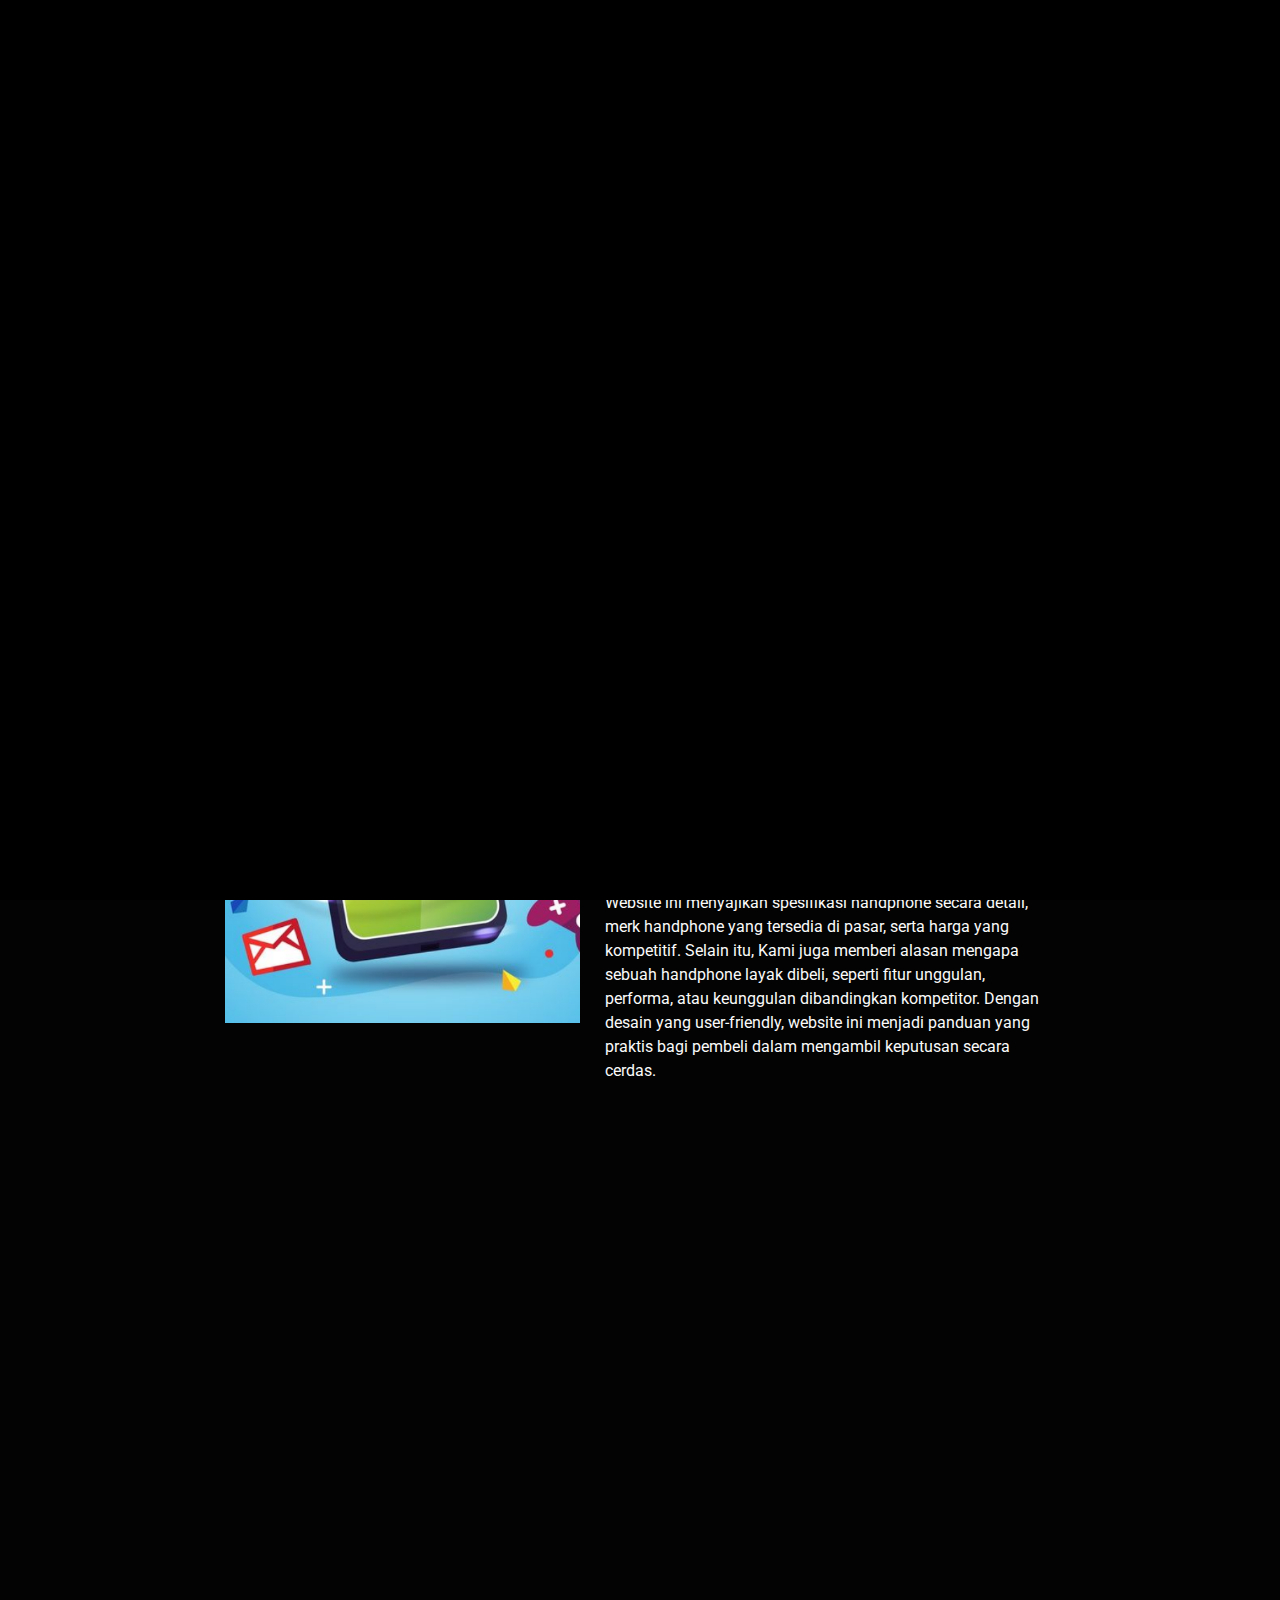
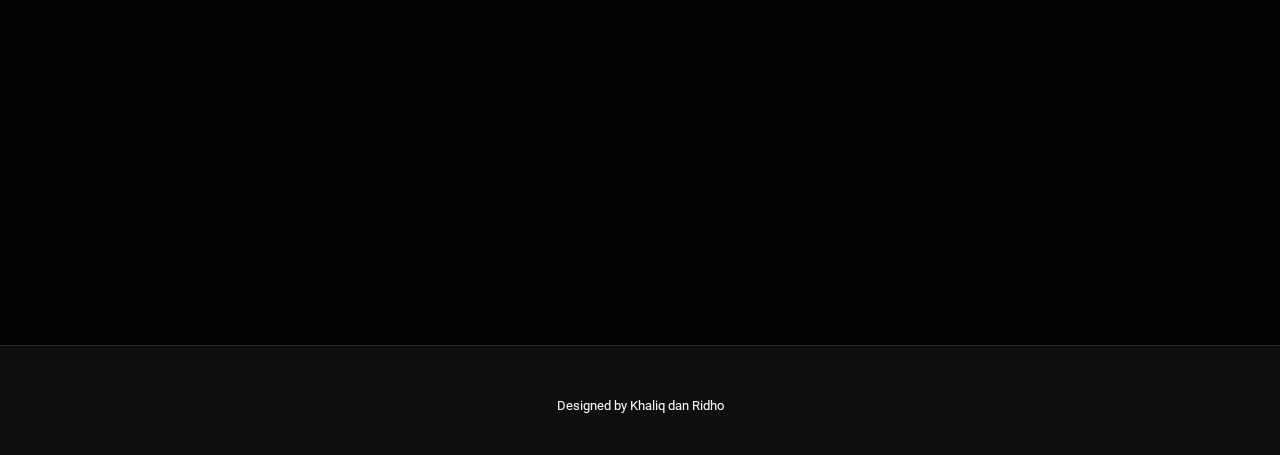
<file: about.html>
<!DOCTYPE html>
<html lang="en">

<head>
  <meta charset="utf-8">
  <meta content="width=device-width, initial-scale=1.0" name="viewport">
  <title>About - WhatsPhone</title>
  <meta name="description" content="">
  <meta name="keywords" content="">

  <!-- Favicons -->
  <link href="assets/img/favicon.png" rel="icon">
  <link href="assets/img/apple-touch-icon.png" rel="apple-touch-icon">

  <!-- Fonts -->
  <link href="https://fonts.googleapis.com" rel="preconnect">
  <link href="https://fonts.gstatic.com" rel="preconnect" crossorigin>
  <link href="https://fonts.googleapis.com/css2?family=Roboto:ital,wght@0,100;0,300;0,400;0,500;0,700;0,900;1,100;1,300;1,400;1,500;1,700;1,900&family=Inter:wght@100;200;300;400;500;600;700;800;900&family=Cardo:ital,wght@0,400;0,700;1,400;1,700&display=swap" rel="stylesheet">

  <!-- Vendor CSS Files -->
  <link href="assets/vendor/bootstrap/css/bootstrap.min.css" rel="stylesheet">
  <link href="assets/vendor/bootstrap-icons/bootstrap-icons.css" rel="stylesheet">
  <link href="assets/vendor/aos/aos.css" rel="stylesheet">
  <link href="assets/vendor/glightbox/css/glightbox.min.css" rel="stylesheet">
  <link href="assets/vendor/swiper/swiper-bundle.min.css" rel="stylesheet">

  <!-- Main CSS File -->
  <link href="assets/css/main.css" rel="stylesheet">

  <!-- =======================================================
  * Template Name: PhotoFolio
  * Template URL: https://bootstrapmade.com/photofolio-bootstrap-photography-website-template/
  * Updated: Aug 07 2024 with Bootstrap v5.3.3
  * Author: BootstrapMade.com
  * License: https://bootstrapmade.com/license/
  ======================================================== -->
</head>

<body class="about-page">

  <header id="header" class="header d-flex align-items-center sticky-top">
    <div class="container-fluid position-relative d-flex align-items-center justify-content-between">

      <a href="index.html" class="logo d-flex align-items-center me-auto me-xl-0">
        <i class="bi bi-camera"></i>
        <h1 class="sitename">WhatsPhone</h1>
      </a>

      <nav id="navmenu" class="navmenu">
        <ul>
          <li><a href="index.html">Beranda<br></a></li>
          <li><a href="about.html" class="active">About</a></li>
          <li class="dropdown"><a href="gallery.html"><span>Merk SmartPhone</span> </a>
            <ul>
    
          </ul>
          <li><a href="gallery.html">Contact US</a></li>
        </ul>
        <i class="mobile-nav-toggle d-xl-none bi bi-list"></i>
      </nav>
    </div>
  </header>

  <main class="main">

    <!-- Page Title -->
    <div class="page-title" data-aos="fade">
      <div class="heading">
        <div class="container">
          <div class="row d-flex justify-content-center text-center">
            <div class="col-lg-8">
              <h1>About WhatsPhone</h1>
              <p class="mb-0">Menyajikan Beberapa Gambaran Tentang Spesifikasi SmartPhone Beserta Link Pembeliannya </p>
              <a href="gallery.html" class="cta-btn">Cek Merk Smartphone<br></a>
            </div>
          </div>
        </div>
      </div>
      <nav class="breadcrumbs">
        <div class="container">
          <ol>
            <li><a href="index.html">Beranda</a></li>
            <li class="current">About</li>
          </ol>
        </div>
      </nav>
    </div><!-- End Page Title -->

    <!-- About Section -->
    <section id="about" class="about section">

      <div class="container" data-aos="fade-up" data-aos-delay="100">

        <div class="row gy-4 justify-content-center">
          <div class="col-lg-4">
            <img src="assets/img/profile-png.png" class="img-fluid" alt="">
          </div>
          <div class="col-lg-5 content">
            <h2>Menyajikan Beberapa Gambaran Tentang Spesifikasi SmartPhone Beserta Link Pembeliannya &amp; Web Developer.</h2>
            <div class="row">
              <div class="col-lg-6">
                <ul>
                  <li><i class="bi bi-chevron-right"></i> <strong>Tahun Dibuat:</strong> <span>25 Oktober 2024</span></li>
                  <li><i class="bi bi-chevron-right"></i> <strong>Website:</strong> <span>www.whatsphone.com</span></li>
                  <li><i class="bi bi-chevron-right"></i> <strong>Phone:</strong> <span>+62 859 5490 4353</span></li>
                  <li><i class="bi bi-chevron-right"></i> <strong>Email:</strong> <span>whatsphone@gmail.com</span></li>
                </ul>
              </div>
            <p class="py-3">
              Website ini menyajikan spesifikasi handphone secara detail, 
              merk handphone yang tersedia di pasar, serta harga yang kompetitif. 
              Selain itu, Kami juga memberi alasan mengapa sebuah handphone layak dibeli, 
              seperti fitur unggulan, performa, atau keunggulan dibandingkan kompetitor. 
              Dengan desain yang user-friendly, website ini menjadi panduan yang praktis 
              bagi pembeli dalam mengambil keputusan secara cerdas.
            </p>
            
          </div>
        </div>

      </div>

    </section><!-- /About Section -->

    <!-- Testimonials Section -->
    <section id="testimonials" class="testimonials section">

      <!-- Section Title -->
      <div class="container section-title" data-aos="fade-up">
        <h2>Testimoni</h2>
        <p>Ulasan Pengunjung Mengenai Website Ini</p>
      </div><!-- End Section Title -->

      <div class="container" data-aos="fade-up" data-aos-delay="100">

        <div class="swiper init-swiper">
          <script type="application/json" class="swiper-config">
            {
              "loop": true,
              "speed": 600,
              "autoplay": {
                "delay": 5000
              },
              "slidesPerView": "auto",
              "pagination": {
                "el": ".swiper-pagination",
                "type": "bullets",
                "clickable": true
              },
              "breakpoints": {
                "320": {
                  "slidesPerView": 1,
                  "spaceBetween": 40
                },
                "1200": {
                  "slidesPerView": 3,
                  "spaceBetween": 1
                }
              }
            }
          </script>
          <div class="swiper-wrapper">

            <div class="swiper-slide">
              <div class="testimonial-item">
                <div class="stars">
                  <i class="bi bi-star-fill"></i><i class="bi bi-star-fill"></i><i class="bi bi-star-fill"></i><i class="bi bi-star-fill"></i><i class="bi bi-star-fill"></i>
                </div>
                <p> Website ini sangat membantu! Informasi spesifikasi handphone lengkap dan mudah dipahami. 
                    Saya jadi lebih yakin memilih handphone yang sesuai kebutuhan saya. Terima kasih!
                </p>
                <div class="profile mt-auto">
                  <img src="assets/img/testimonials/testimonials-1.jpg" class="testimonial-img" alt="">
                  <h3>Raka</h3>
                  <h4>Pelajar &amp; SMA</h4>
                </div>
              </div>
            </div><!-- End testimonial item -->

            <div class="swiper-slide">
              <div class="testimonial-item">
                <div class="stars">
                  <i class="bi bi-star-fill"></i><i class="bi bi-star-fill"></i><i class="bi bi-star-fill"></i><i class="bi bi-star-fill"></i><i class="bi bi-star-fill"></i>
                </div>
                <p>Sangat informatif! Saya suka karena ada rekomendasi kenapa 
                  harus membeli handphone tertentu. Fitur ini benar-benar mempermudah saya dalam membuat keputusan.
                </p>
                <div class="profile mt-auto">
                  <img src="assets/img/testimonials/testimonials-2.jpg" class="testimonial-img" alt="">
                  <h3>Kansa</h3>
                  <h4>Mahasiswa</h4>
                </div>
              </div>
            </div><!-- End testimonial item -->

            <div class="swiper-slide">
              <div class="testimonial-item">
                <div class="stars">
                  <i class="bi bi-star-fill"></i><i class="bi bi-star-fill"></i><i class="bi bi-star-fill"></i><i class="bi bi-star-fill"></i><i class="bi bi-star-fill"></i>
                </div>
                <p>Rekomendasi dan perbandingan handphone di sini sangat membantu. 
                  Saya jadi tahu kelebihan dan kekurangan setiap merk sebelum membeli. Sangat memuaskan </p>
                <div class="profile mt-auto">
                  <img src="assets/img/testimonials/testimonials-3.jpg" class="testimonial-img" alt="">
                  <h3>Diaz</h3>
                  <h4>Karyawan</h4>
                </div>
              </div>
            </div><!-- End testimonial item -->

            <div class="swiper-slide">
              <div class="testimonial-item">
                <div class="stars">
                  <i class="bi bi-star-fill"></i><i class="bi bi-star-fill"></i><i class="bi bi-star-fill"></i><i class="bi bi-star-fill"></i><i class="bi bi-star-fill"></i>
                </div>
                <p>
                  Harga yang ditampilkan di website ini cukup akurat dan sesuai pasaran. 
                  Saya berhasil mendapatkan handphone impian saya tanpa perlu survei toko-toko lain.
                </p>
                <div class="profile mt-auto">
                  <img src="assets/img/testimonials/testimonials-4.jpg" class="testimonial-img" alt="">
                  <h3>Bagas</h3>
                  <h4>Pelajar</h4>
                </div>
              </div>
            </div><!-- End testimonial item -->

            <div class="swiper-slide">
              <div class="testimonial-item">
                <div class="stars">
                  <i class="bi bi-star-fill"></i><i class="bi bi-star-fill"></i><i class="bi bi-star-fill"></i><i class="bi bi-star-fill"></i><i class="bi bi-star-fill"></i>
                </div>
                <p>
                  Desain websitenya simple dan cepat diakses, tidak bikin pusing. 
                  Semua informasi yang saya cari tentang handphone ada di sini. Top banget!
                </p>
                <div class="profile mt-auto">
                  <img src="assets/img/testimonials/testimonials-5.jpg" class="testimonial-img" alt="">
                  <h3>Fajar</h3>
                  <h4>Pekerja Kantoran</h4>
                </div>
              </div>
            </div><!-- End testimonial item -->

          </div>
          <div class="swiper-pagination"></div>
        </div>

      </div>

    </section><!-- /Testimonials Section -->

  </main>

  <footer id="footer" class="footer">
    <div class="credits">
      Designed by </a>Khaliq dan Ridho </a>
    </div>
  </div>

</footer> 
  <a href="#" id="scroll-top" class="scroll-top d-flex align-items-center justify-content-center"><i class="bi bi-arrow-up-short"></i></a>

  <!-- Preloader -->
  <div id="preloader">
    <div class="line"></div>
  </div>

  <!-- Vendor JS Files -->
  <script src="assets/vendor/bootstrap/js/bootstrap.bundle.min.js"></script>
  <script src="assets/vendor/php-email-form/validate.js"></script>
  <script src="assets/vendor/aos/aos.js"></script>
  <script src="assets/vendor/glightbox/js/glightbox.min.js"></script>
  <script src="assets/vendor/swiper/swiper-bundle.min.js"></script>

  <!-- Main JS File -->
  <script src="assets/js/main.js"></script>

</body>

</html>
</file>
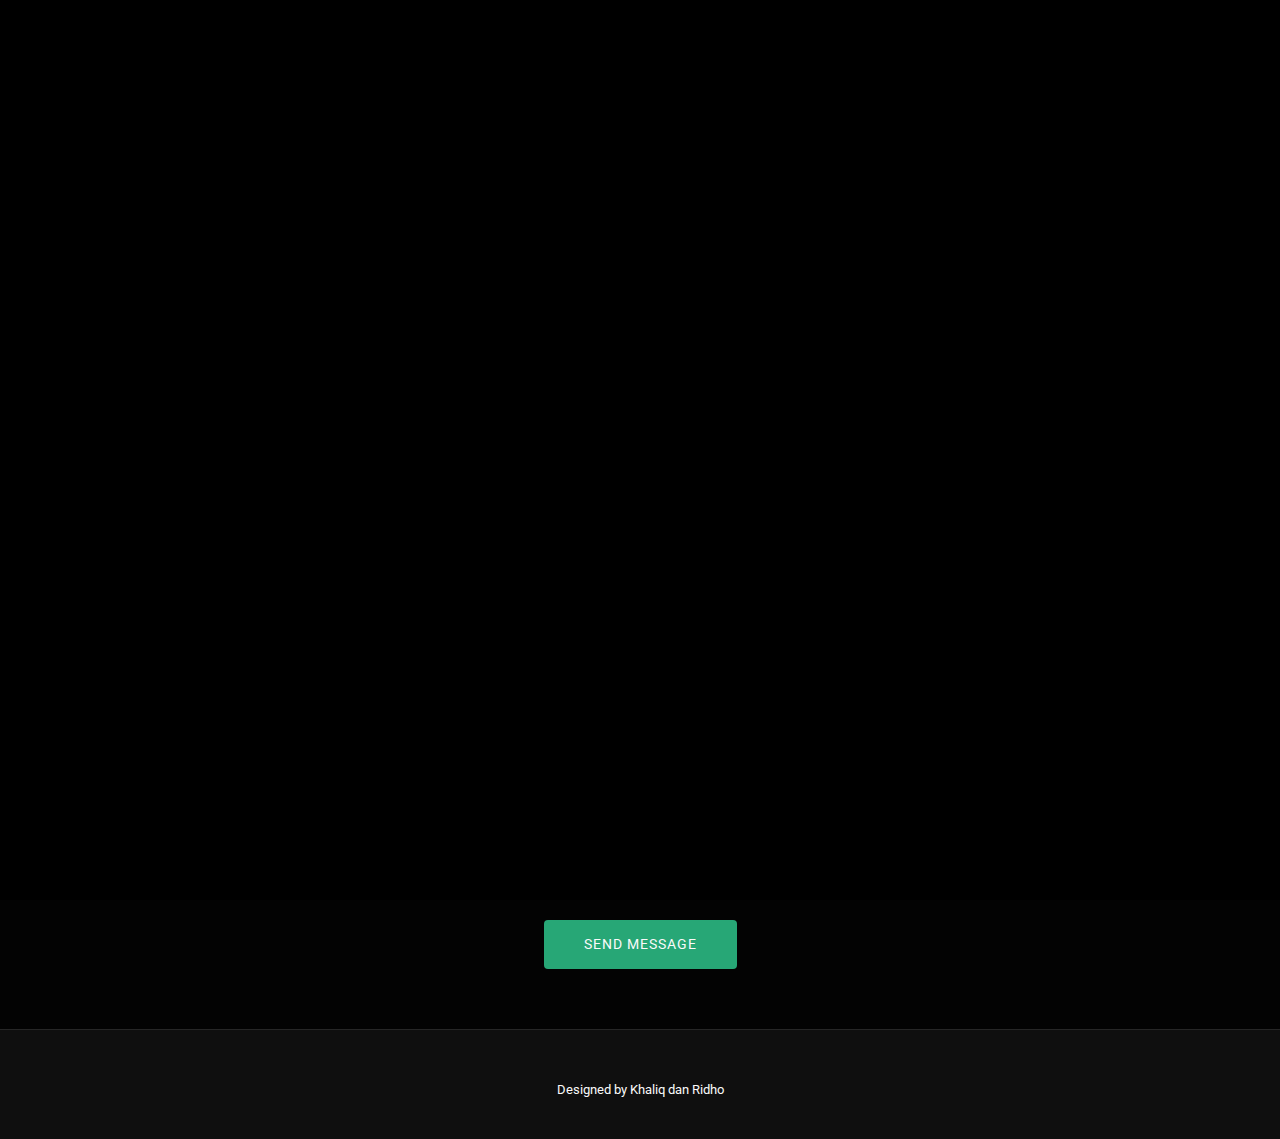
<file: contact.html>
<!DOCTYPE html>
<html lang="en">

<head>
  <meta charset="utf-8">
  <meta content="width=device-width, initial-scale=1.0" name="viewport">
  <title>Contact Us - WhatsPhone</title>
  <meta name="description" content="">
  <meta name="keywords" content="">

  <!-- Favicons -->
  <link href="assets/img/favicon.png" rel="icon">
  <link href="assets/img/apple-touch-icon.png" rel="apple-touch-icon">

  <!-- Fonts -->
  <link href="https://fonts.googleapis.com" rel="preconnect">
  <link href="https://fonts.gstatic.com" rel="preconnect" crossorigin>
  <link href="https://fonts.googleapis.com/css2?family=Roboto:ital,wght@0,100;0,300;0,400;0,500;0,700;0,900;1,100;1,300;1,400;1,500;1,700;1,900&family=Inter:wght@100;200;300;400;500;600;700;800;900&family=Cardo:ital,wght@0,400;0,700;1,400;1,700&display=swap" rel="stylesheet">

  <!-- Vendor CSS Files -->
  <link href="assets/vendor/bootstrap/css/bootstrap.min.css" rel="stylesheet">
  <link href="assets/vendor/bootstrap-icons/bootstrap-icons.css" rel="stylesheet">
  <link href="assets/vendor/aos/aos.css" rel="stylesheet">
  <link href="assets/vendor/glightbox/css/glightbox.min.css" rel="stylesheet">
  <link href="assets/vendor/swiper/swiper-bundle.min.css" rel="stylesheet">

  <!-- Main CSS File -->
  <link href="assets/css/main.css" rel="stylesheet">
</head>

<body class="contact-page">

  <header id="header" class="header d-flex align-items-center sticky-top">
    <div class="container-fluid position-relative d-flex align-items-center justify-content-between">

      <a href="index.html" class="logo d-flex align-items-center me-auto me-xl-0">
        <!-- Uncomment the line below if you also wish to use an image logo -->
        <!-- <img src="assets/img/logo.png" alt=""> -->
        <i class="bi bi-camera"></i>
        <h1 class="sitename">WhatsPhone</h1>
      </a>

      <nav id="navmenu" class="navmenu">
        <ul>
          <li><a href="index.html">Beranda<br></a></li>
          <li><a href="about.html">About</a></li>
          <li class="dropdown"><a href="gallery.html"><span>Merk SmartPhone</span></a>
          <li><a href="contact.html" class="active">Contact Us</a></li>
        </ul>
        <i class="mobile-nav-toggle d-xl-none bi bi-list"></i>
      </nav>
  </header>

  <main class="main">

    <!-- Page Title -->
    <div class="page-title" data-aos="fade">
      <div class="heading">
        <div class="container">
          <div class="row d-flex justify-content-center text-center">
            <div class="col-lg-8">
              <h1>Contact Us</h1>
              <p><b>Jika ada Kendala terkait Website WhatsPhone Bisa Hubungi Contact di bawah ini</b></p>
            </div>
          </div>
        </div>
      </div>
      <nav class="breadcrumbs">
        <div class="container">
          <ol>
            <li><a href="index.html">Beranda</a></li>
            <li class="current">Contact</li>
          </ol>
        </div>
      </nav>
    </div><!-- End Page Title -->

    <!-- Contact Section -->
    <section id="contact" class="contact section">

      <div class="container" data-aos="fade-up" data-aos-delay="100">

        <div class="info-wrap" data-aos="fade-up" data-aos-delay="200">
          <div class="row gy-5">
            <div class="col-lg-4">
              <div class="info-item d-flex align-items-center">
                <i class="bi bi-telephone flex-shrink-0"></i>
                <div>
                  <h3>Phone</h3>
                  <p>+62 859 5490 4353</p>
                </div>
              </div>
            </div><!-- End Info Item -->

            <div class="col-lg-4">
              <div class="info-item d-flex align-items-center">
                <i class="bi bi-envelope flex-shrink-0"></i>
                <div>
                  <h3>Email</h3>
                  <p>whatsphone@gmail.com</p>
                </div>
              </div>
            </div><!-- End Info Item -->

          </div>
        </div>

        <form action="forms/contact.php" method="post" class="php-email-form" data-aos="fade-up" data-aos-delay="300">
          <div class="row gy-4">

            <div class="col-md-6">
              <input type="text" name="name" class="form-control" placeholder="Your Name" required="">
            </div>

            <div class="col-md-6 ">
              <input type="email" class="form-control" name="email" placeholder="Your Email" required="">
            </div>

            <div class="col-md-12">
              <input type="text" class="form-control" name="subject" placeholder="Subject" required="">
            </div>

            <div class="col-md-12">
              <textarea class="form-control" name="message" rows="6" placeholder="Message" required=""></textarea>
            </div>

            <div class="col-md-12 text-center">
              <div class="loading">Loading</div>
              <div class="error-message"></div>
              <div class="sent-message">Your message has been sent. Thank you!</div>

              <button type="submit">Send Message</button>
            </div>

          </div>
        </form><!-- End Contact Form -->

      </div>

    </section><!-- /Contact Section -->

  </main>
  <footer id="footer" class="footer">
    <div class="credits">
      Designed by </a>Khaliq dan Ridho </a>
    </div>
  </div>

  <!-- Scroll Top -->
  <a href="#" id="scroll-top" class="scroll-top d-flex align-items-center justify-content-center"><i class="bi bi-arrow-up-short"></i></a>

  <!-- Preloader -->
  <div id="preloader">
    <div class="line"></div>
  </div>

  <!-- Vendor JS Files -->
  <script src="assets/vendor/bootstrap/js/bootstrap.bundle.min.js"></script>
  <script src="assets/vendor/php-email-form/validate.js"></script>
  <script src="assets/vendor/aos/aos.js"></script>
  <script src="assets/vendor/glightbox/js/glightbox.min.js"></script>
  <script src="assets/vendor/swiper/swiper-bundle.min.js"></script>

  <!-- Main JS File -->
  <script src="assets/js/main.js"></script>

</body>

</html>
</file>
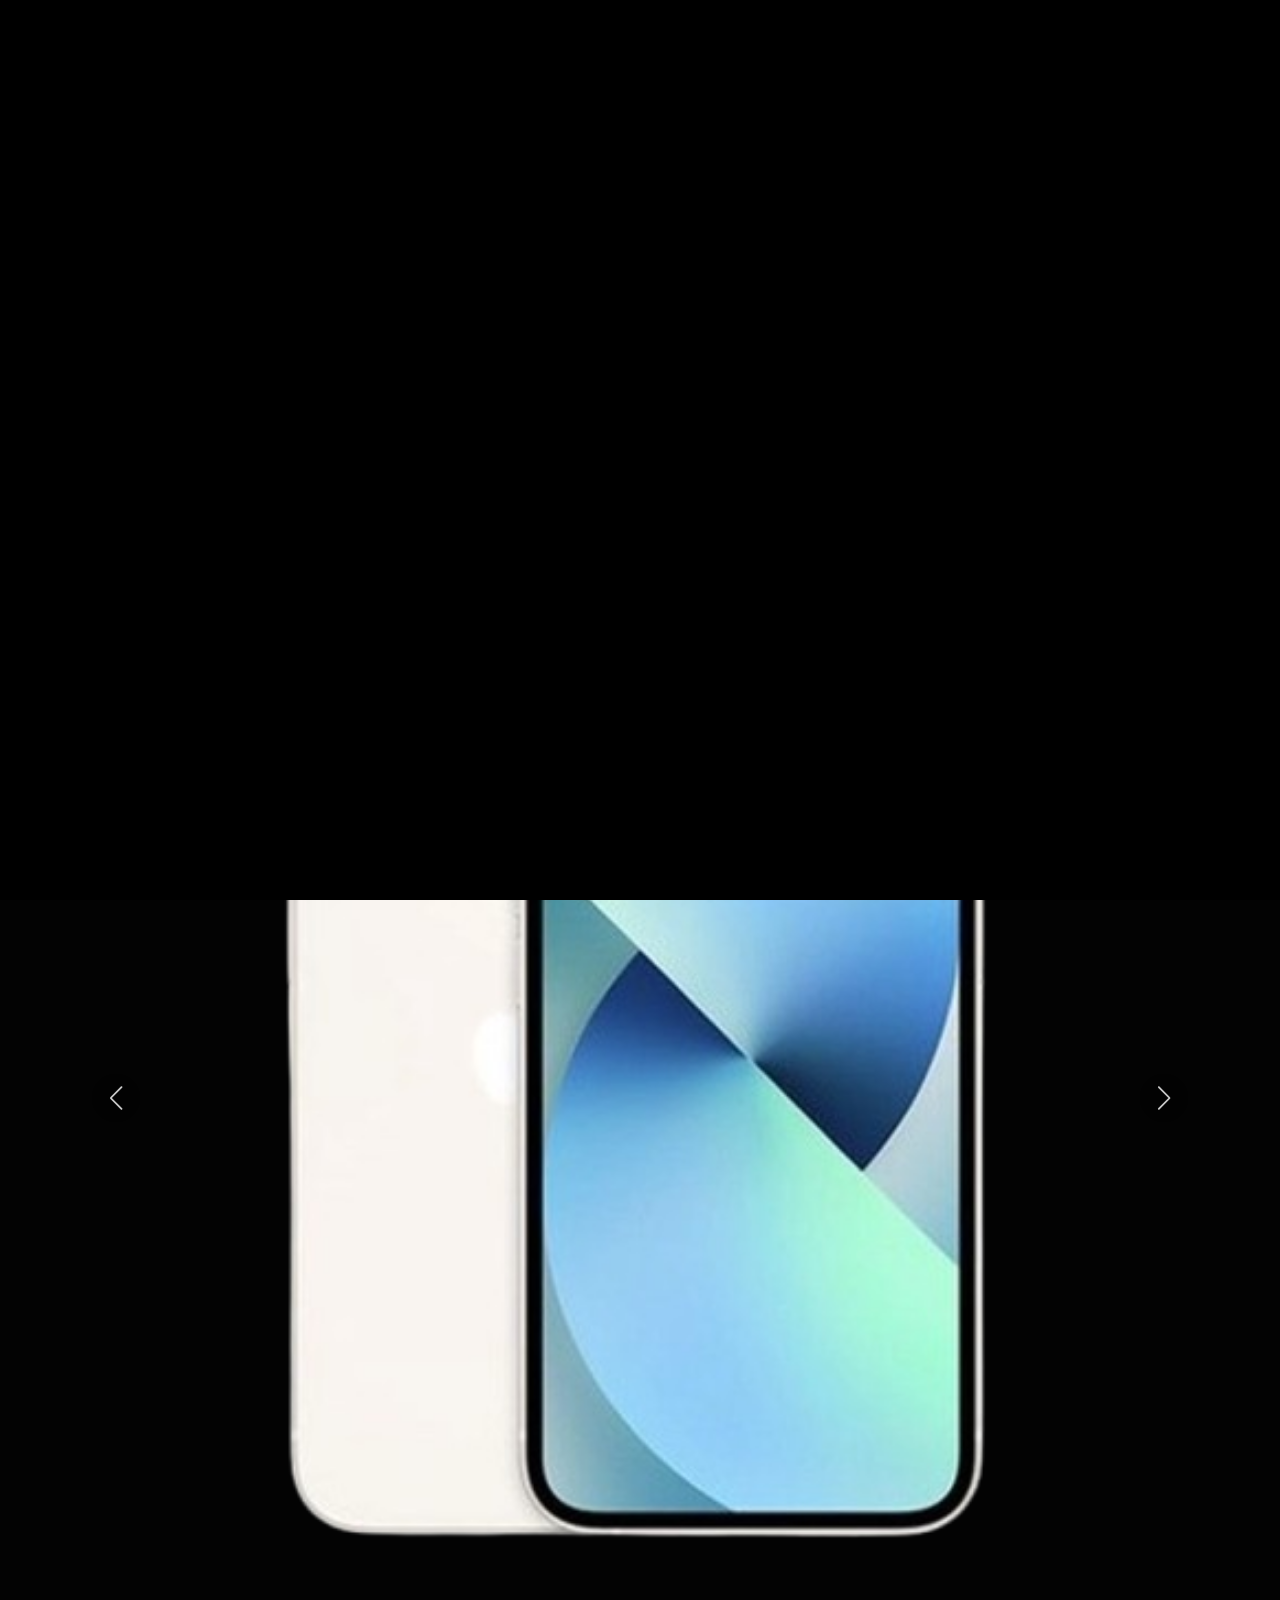
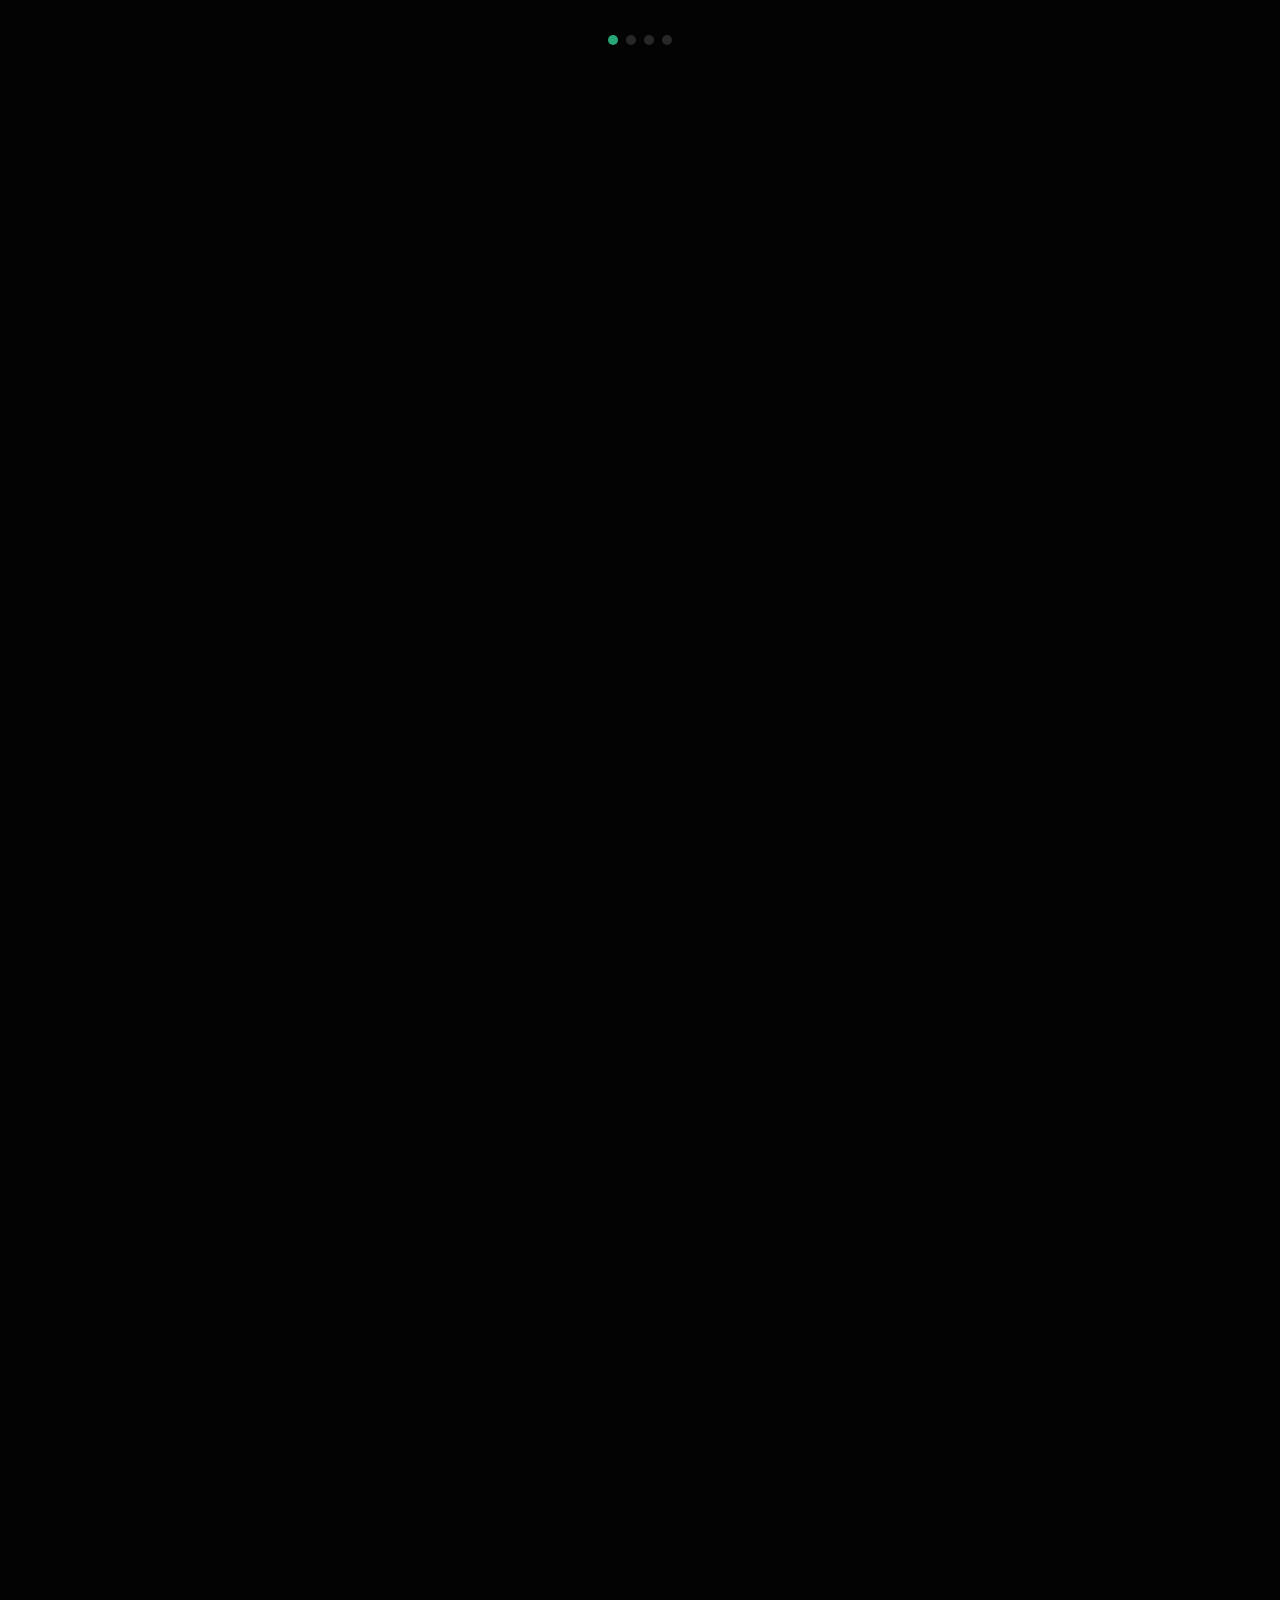
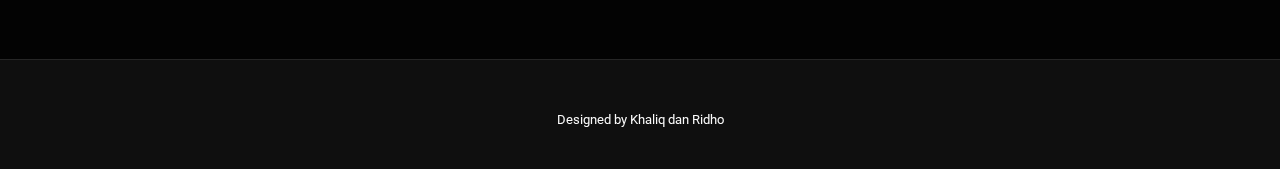
<file: gallery-single 2.html>
<!DOCTYPE html>
<html lang="en">

<head>
  <meta charset="utf-8">
  <meta content="width=device-width, initial-scale=1.0" name="viewport">
  <title>WhatsPhone - Iphone</title>
  <meta name="description" content="">
  <meta name="keywords" content="">

  <!-- Favicons -->
  <link href="assets/img/favicon.png" rel="icon">
  <link href="assets/img/apple-touch-icon.png" rel="apple-touch-icon">

  <!-- Fonts -->
  <link href="https://fonts.googleapis.com" rel="preconnect">
  <link href="https://fonts.gstatic.com" rel="preconnect" crossorigin>
  <link href="https://fonts.googleapis.com/css2?family=Roboto:ital,wght@0,100;0,300;0,400;0,500;0,700;0,900;1,100;1,300;1,400;1,500;1,700;1,900&family=Inter:wght@100;200;300;400;500;600;700;800;900&family=Cardo:ital,wght@0,400;0,700;1,400;1,700&display=swap" rel="stylesheet">

  <!-- Vendor CSS Files -->
  <link href="assets/vendor/bootstrap/css/bootstrap.min.css" rel="stylesheet">
  <link href="assets/vendor/bootstrap-icons/bootstrap-icons.css" rel="stylesheet">
  <link href="assets/vendor/aos/aos.css" rel="stylesheet">
  <link href="assets/vendor/glightbox/css/glightbox.min.css" rel="stylesheet">
  <link href="assets/vendor/swiper/swiper-bundle.min.css" rel="stylesheet">

  <!-- Main CSS File -->
  <link href="assets/css/main.css" rel="stylesheet">

</head>

<body class="gallery-single-page">

  <header id="header" class="header d-flex align-items-center sticky-top">
    <div class="container-fluid position-relative d-flex align-items-center justify-content-between">

      <a href="index.html" class="logo d-flex align-items-center me-auto me-xl-0">
        <i class="bi bi-camera"></i>
        <h1 class="sitename">WhatsPhone</h1>
      </a>

      <nav id="navmenu" class="navmenu">
        <ul>
          <li><a href="index.html" class="active">Beranda<br></a></li>
          <li><a href="about.html">About</a></li>
          <li class="dropdown"><a href="gallery.html"><span>Merk SmartPhone</span> </a>
            <ul>
                </ul>
          <li><a href="contact.html">Contact US</a></li>
        </ul>
        <i class="mobile-nav-toggle d-xl-none bi bi-list"></i>
      </nav>
    </div>
  </header>

  <main class="main">

    <!-- Page Title -->
    <div class="page-title" data-aos="fade">
      <div class="heading">
        <div class="container">
          <div class="row d-flex justify-content-center text-center">
            <div class="col-lg-8">
              <h1>IPHONE</h1>
              <a href="https://www.apple.com/id/iphone/?&cid=wwa-id-kwgo-iphone-slid----Announce-&mnid=sS85IbMoX-dc_mtid_209252fb69410_pcrid_715083403651_pgrid_169477092153_pexid__ptid_kwd-334361787_&mtid=209252fb69410&aosid=p238" class="cta-btn">Website Resminya<br></a>
            </div>
          </div>
        </div>
      </div>
      <nav class="breadcrumbs">
        <div class="container">
          <ol>
            <li><a href="index.html">Beranda</a></li>
            <li><a href="gallery.html">Merk Smartphone </a></li>
            <li class="current">Iphone</li>
          </ol>
        </div>
      </nav>
    </div>

    <section id="gallery-details" class="gallery-details section">

      <div class="container" data-aos="fade-up">

        <div class="portfolio-details-slider swiper init-swiper">
          <script type="application/json" class="swiper-config">
            {
              "loop": true,
              "speed": 600,
              "autoplay": {
                "delay": 5000
              },
              "slidesPerView": "auto",
              "navigation": {
                "nextEl": ".swiper-button-next",
                "prevEl": ".swiper-button-prev"
              },
              "pagination": {
                "el": ".swiper-pagination",
                "type": "bullets",
                "clickable": true
              }
            }
          </script>
          <div class="swiper-wrapper align-items-center">

            <div class="swiper-slide">
              <img src="assets/img/gallery/gallery1/gallery-10.png" alt="">
            </div>

            <div class="swiper-slide">
              <img src="assets/img/gallery/gallery1/gallery-8.png" alt="">
            </div>

            <div class="swiper-slide">
              <img src="assets/img/gallery/gallery1/gallery-9.png" alt="">
            </div>

            <div class="swiper-slide">
              <img src="assets/img/gallery/gallery1/galllery-11.png" alt="">
            </div>

          </div>
          <div class="swiper-button-prev"></div>
          <div class="swiper-button-next"></div>
          <div class="swiper-pagination"></div>
        </div>

        <div class="row justify-content-between gy-4 mt-4">

          <div class="col-lg-8" data-aos="fade-up">
            <div class="portfolio-description">
              <h2>Tipe - Tipe Iphone Yang Kami Tampilkan</h2>
              <p><span style="font-weight: bold;">IPHONE 11 </span>  <br></p>
              
              <p>
                <span style="font-weight: bold;">UMUM </span>  <br>
                Tahun Rilis	2019
                Jaringan	2G, 3G, 4G
                SIM Card	Single SIM
                eSIM </p>
              <p>
               <span style="font-weight: bold;">BODY </span>  <br>

                Dimensi	150.9 x 75.7 x 8.3 mm
                Berat	194 gram
                Ketahanan	-IP68
                Fitur Lainnya	- Material kaca (bagian depan dan penutup belakang)
                Material aluminium (rangka)
                Tahan debu dan air (hingga 2 m selama 30 menit)   
              </p>
              <span style="font-weight: bold;">HARDWARE </span>  <br>
              Chipset	Apple A13 Bionic
              CPU	Hexa-core (2x2.65 GHz Lightning + 4x1.8 GHz Thunder)
              GPU	Apple GPU (4-core graphics)</p>
              <p>Link Pembelian Shopee <a href="https://shopee.co.id/Apple-iPhone-11-128GB-White-i.241308147.6335535752?sp_atk=e350c389-7714-4206-bdc2-92773d3a30b7"> Klik di sini </a></p>
              <p>Link Pembelian Tokopedia <a href="https://www.tokopedia.com/afaphonee/apple-iphone-11-256gb-128gb-64gb-second-original-garansi-resmi-ex-ibox-wifi-only-64-gb-df7a2?extParam=ivf%3Dfalse%26keyword%3Diphone+11%26search_id%3D202412130148279F64B8D00958D4006NAW%26src%3Dsearch"> Klik di sini </a></p>

              <p><span style="font-weight: bold;">IPHONE 11 PRO </span>  <br></p>

              <p>
                <span style="font-weight: bold;">UMUM </span>  <br>
                Tahun Rilis	2019
                Jaringan	2G, 3G, 4G
                SIM Card	Single SIM
                eSIM</p>
              <p>
               <span style="font-weight: bold;">BODY </span>  <br>
                
                Dimensi	144 x 71.4 x 8.1 mm
                Berat	188 gram
                Ketahanan	-IP68
                Fitur Lainnya	- Material kaca (bagian depan dan penutup belakang)
              - Material stainless steel (rangka)
              </p>
              <span style="font-weight: bold;">HARDWARE </span>  <br>
              Chipset	Apple A13 Bionic
              CPU	Hexa-core (2x2.65 GHz Lightning + 4x1.8 GHz Thunder)
              GPU	Apple GPU (4-core graphics)</p>
              <p>Link Pembelian Shopee <a href="https://shopee.co.id/iphone-11-PRO-256GB-GOOD-CONDITION-LIKE-NEW-GARANSI-INTERNASIONAL-i.30760143.3760660054?sp_atk=a38032f4-f9ab-47a7-9bf0-737126f80262&xptdk=a38032f4-f9ab-47a7-9bf0-737126f80262"> Klik di sini </a></p>
              <p>Link Pembelian Tokopedia <a href="https://www.tokopedia.com/taraphone97/iphone-11-pro-64gb-256gb-512gb-resmi-beacukai-silver-64-gb-787c4?extParam=ivf%3Dfalse%26whid%3D1618568&src=topads"> Klik di sini </a></p>

              <p><span style="font-weight: bold;">IPHONE 11 PRO MAX </span>  <br></p>
              <p>
                <span style="font-weight: bold;">UMUM </span>  <br>
                Tahun Rilis	2019
                Jaringan	2G, 3G, 4G
                SIM Card	Single SIM
                eSIM</p>
              <p>
               <span style="font-weight: bold;">BODY </span>  <br>
               
                Dimensi	158 x 77.8 x 8.1 mm
                Berat	226 gram
                Ketahanan	-IP68
                Fitur Lainnya	- Material kaca (bagian depan dan penutup belakang)
              - Material stainless steel (rangka)

              </p>
              <span style="font-weight: bold;">HARDWARE </span>  <br>
              Chipset	Apple A13 Bionic
              CPU	Hexa-core (2x2.65 GHz Lightning + 4x1.8 GHz Thunder)
              GPU	Apple GPU (4-core graphics)</p>
              <p>Link Pembelian Shopee <a href="https://shopee.co.id/iphone-11-PROMAX-256GB-GOOD-CONDITION-LIKE-NEW-GARANSI-INTERNASIONAL-i.30760143.16596131976?sp_atk=14b2d1a0-add8-4139-9e08-d211b760f1e1&xptdk=14b2d1a0-add8-4139-9e08-d211b760f1e1"> Klik di sini </a></p>
              <p>Link Pembelian Tokopedia <a href="https://www.tokopedia.com/maxsense/ibox-iphone-11-pro-max-64gb-256gb-512gb-second-original-apple-wifi-only-11-pro-64gb-423fc?extParam=ivf%3Dfalse%26keyword%3Diphone+11+pro+max%26search_id%3D202412130147098360AC22655C0718EU6G%26src%3Dsearch"> Klik di sini </a></p>

              <p><span style="font-weight: bold;">IPHONE 13 </span>  <br></p>

              <p>
                <span style="font-weight: bold;">UMUM </span>  <br>
                Tahun Rilis	2021
                Jaringan	2G, 3G, 4G, 5G
                SIM Card	Single SIM
                eSIM</p>
              <p>
               <span style="font-weight: bold;">BODY </span>  <br>
               Dimensi	146.7 x 71.5 x 7.7 mm
                Berat	174 gram
                Ketahanan	- IP68 (hingga 6 m selama 30 menit)
                Fitur Lainnya	- Gorilla Glass (penutup belakang dan bagian depan)
              - Aluminium (rangka)
              - Apple Pay   
              </p>
              <span style="font-weight: bold;">HARDWARE </span>  <br>
              Chipset	Apple A15 Bionic
              CPU	Hexa-core (2x3.24 GHz + 4x2.0 GHz)
              GPU	Apple GPU (4-core graphics)</p>
              <p>Link Pembelian Shopee <a href="https://shopee.co.id/Apple-iPhone-13-i.255563049.13342260145?sp_atk=1582a98b-abeb-4133-a323-d07a29412b31&xptdk=1582a98b-abeb-4133-a323-d07a29412b31"> Klik di sini </a></p>
              <P>Link Pembelian Tokopedia <a href="https://www.tokopedia.com/universestore/apple-iphone-13-128gb-256gb-512gb-garansi-resmi-ibox-apple-indo-midnight-128gb?extParam=ivf%3Dfalse%26keyword%3Diphone+13%26search_id%3D20241213014633B6B4BA0CC3037F396FVT%26src%3Dsearch"> Klik di sini </a></P>

              
              



  </main>

  <footer id="footer" class="footer">
    <div class="credits">
      Designed by </a>Khaliq dan Ridho </a>
    </div>
  </div>

</footer>

  <!-- Scroll Top -->
  <a href="#" id="scroll-top" class="scroll-top d-flex align-items-center justify-content-center"><i class="bi bi-arrow-up-short"></i></a>

  <!-- Preloader -->
  <div id="preloader">
    <div class="line"></div>
  </div>

  <!-- Vendor JS Files -->
  <script src="assets/vendor/bootstrap/js/bootstrap.bundle.min.js"></script>
  <script src="assets/vendor/php-email-form/validate.js"></script>
  <script src="assets/vendor/aos/aos.js"></script>
  <script src="assets/vendor/glightbox/js/glightbox.min.js"></script>
  <script src="assets/vendor/swiper/swiper-bundle.min.js"></script>

  <!-- Main JS File -->
  <script src="assets/js/main.js"></script>

</body>

</html>
</file>
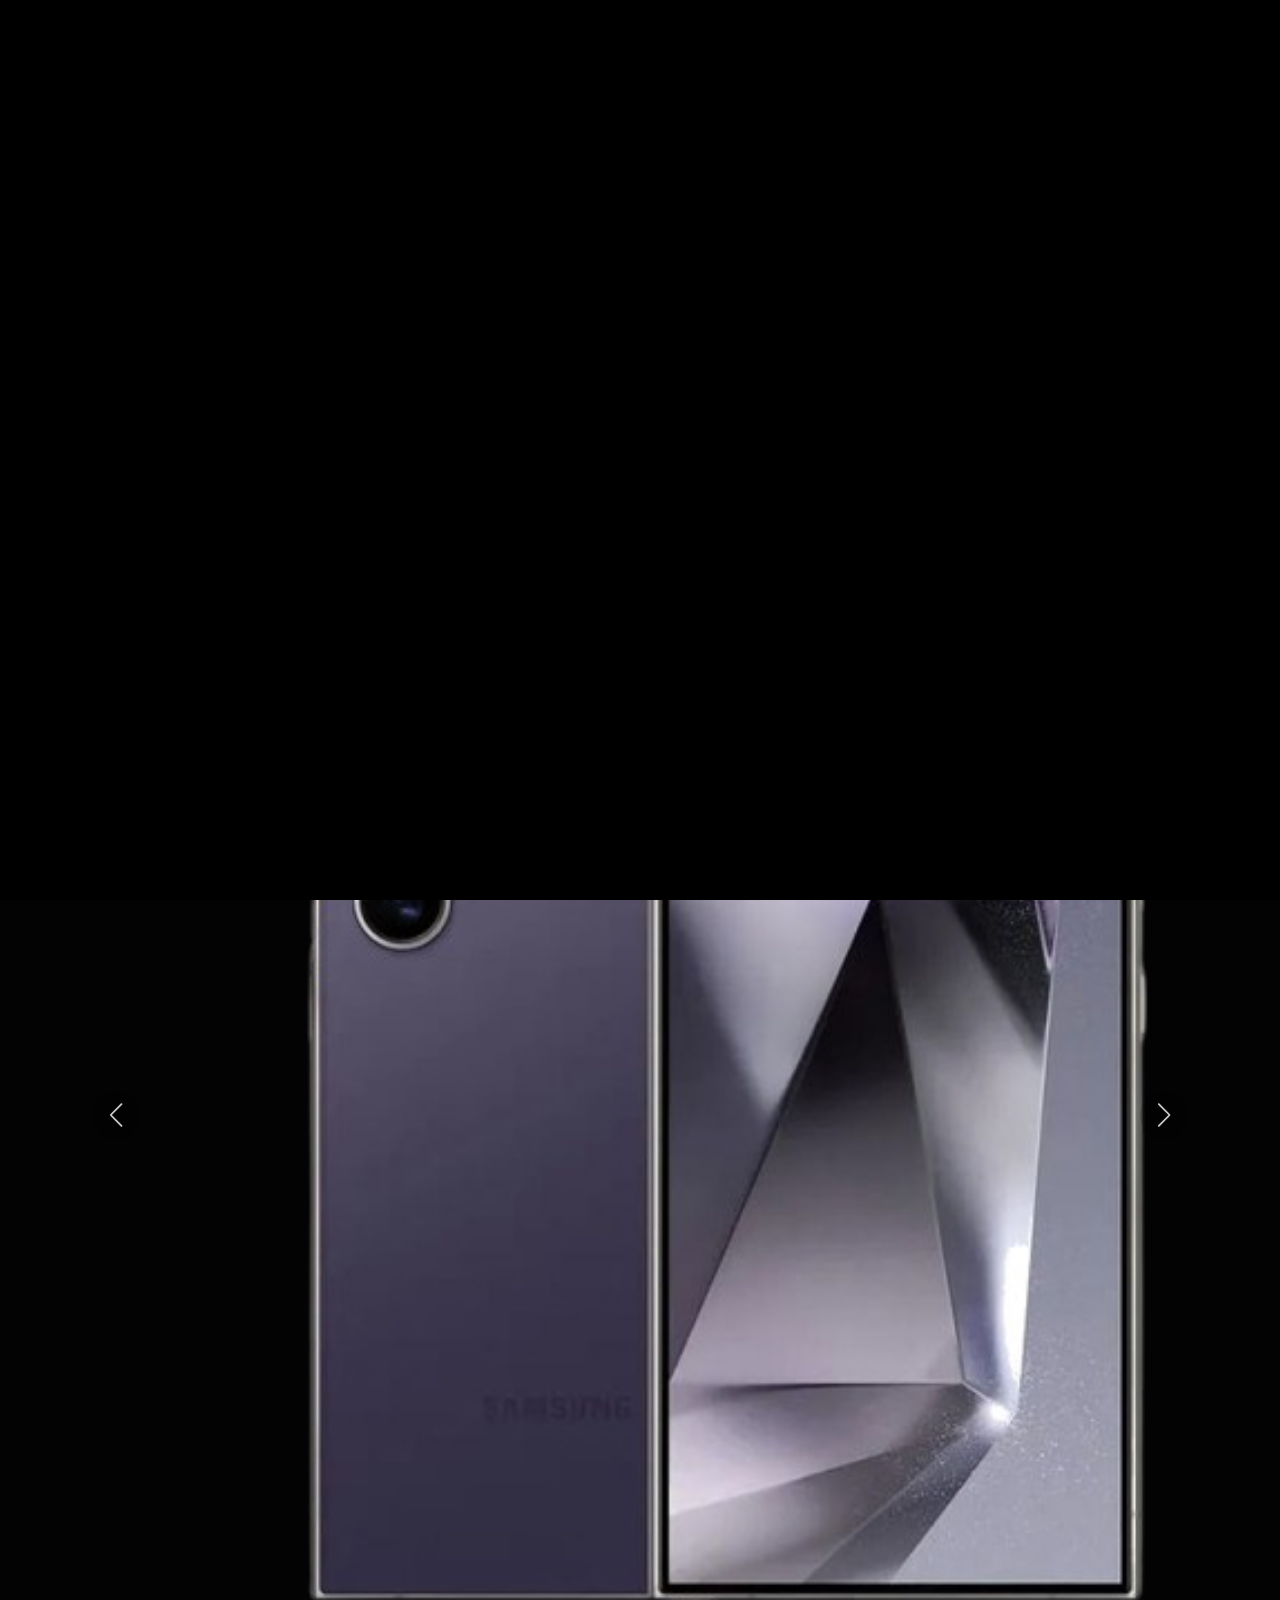
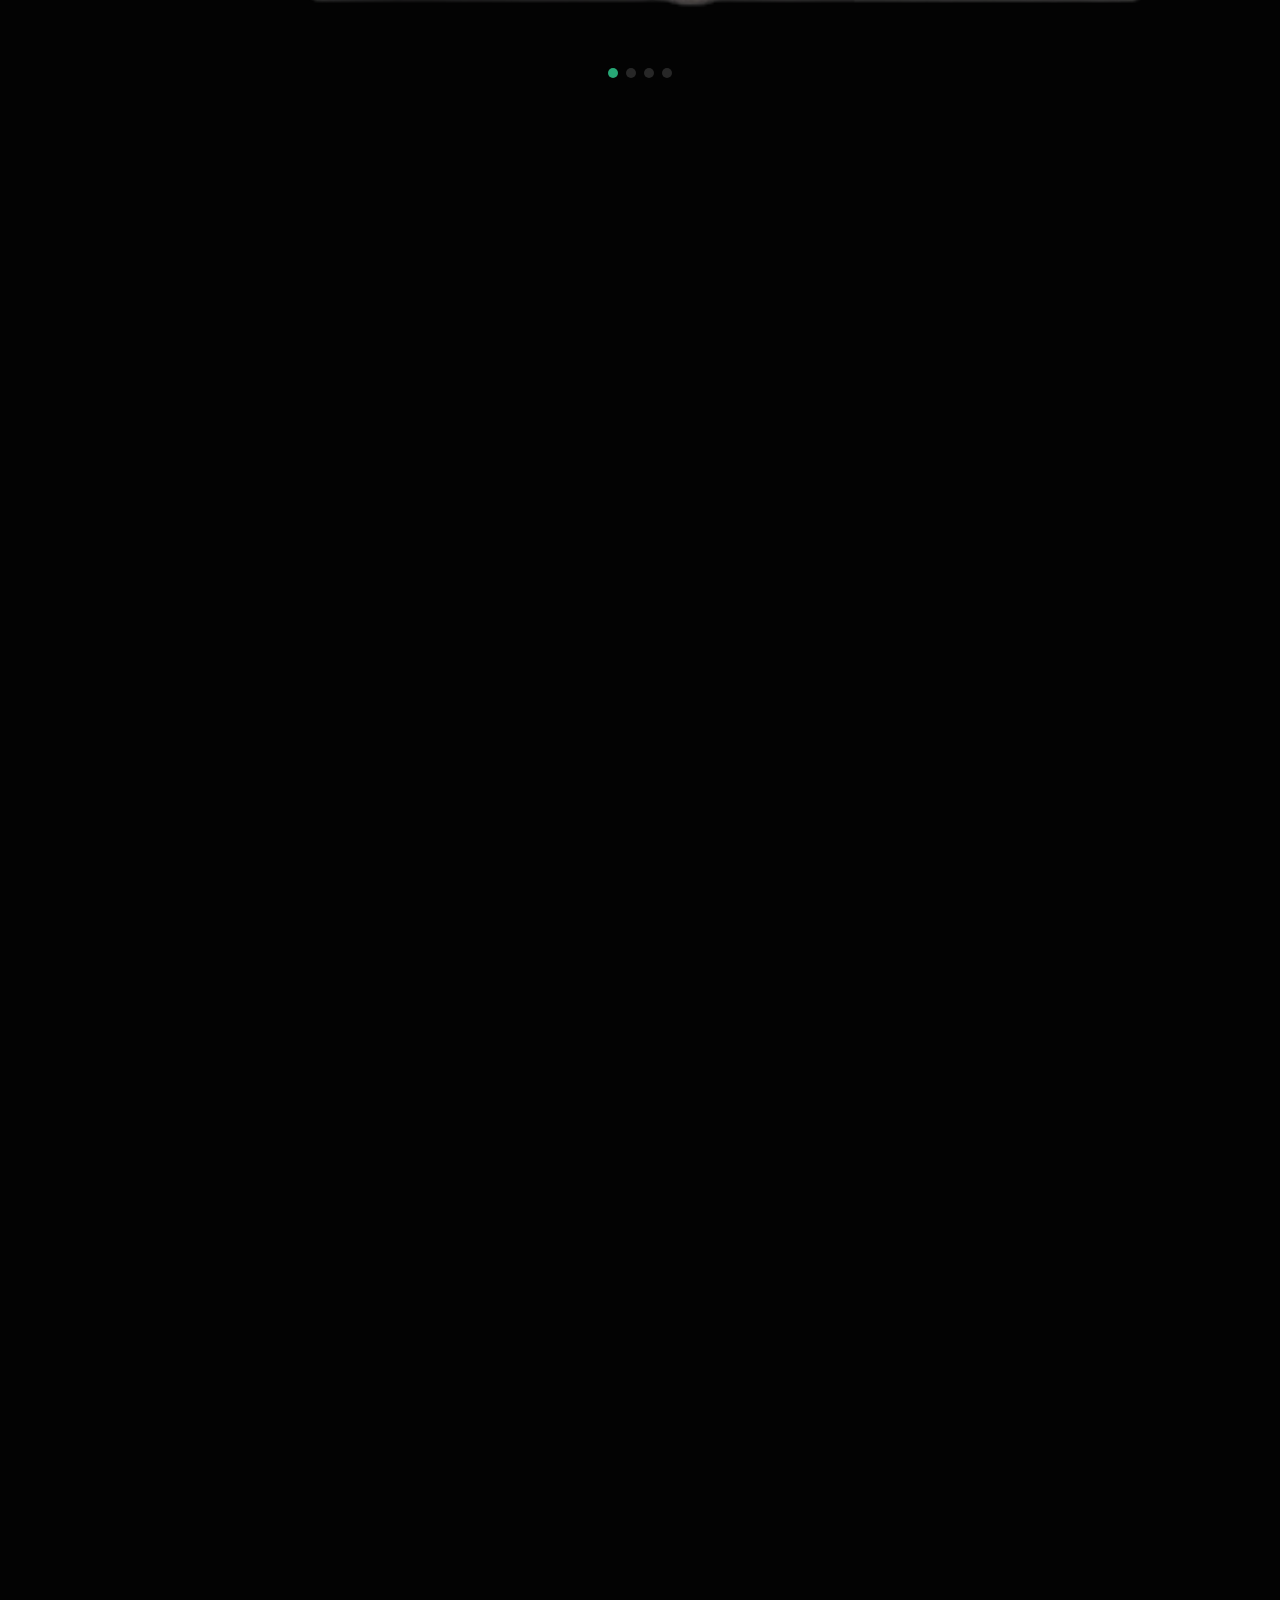
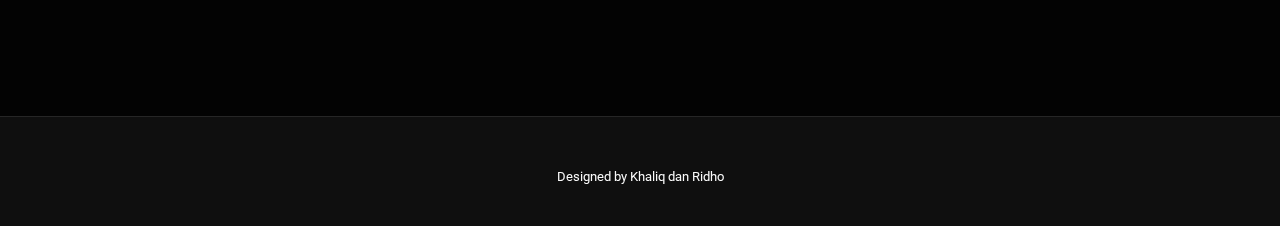
<file: gallery-single 3.html>
<!DOCTYPE html>
<html lang="en">

<head>
  <meta charset="utf-8">
  <meta content="width=device-width, initial-scale=1.0" name="viewport">
  <title>WhatsPhone - Samsung</title>
  <meta name="description" content="">
  <meta name="keywords" content="">

  <!-- Favicons -->
  <link href="assets/img/favicon.png" rel="icon">
  <link href="assets/img/apple-touch-icon.png" rel="apple-touch-icon">

  <!-- Fonts -->
  <link href="https://fonts.googleapis.com" rel="preconnect">
  <link href="https://fonts.gstatic.com" rel="preconnect" crossorigin>
  <link href="https://fonts.googleapis.com/css2?family=Roboto:ital,wght@0,100;0,300;0,400;0,500;0,700;0,900;1,100;1,300;1,400;1,500;1,700;1,900&family=Inter:wght@100;200;300;400;500;600;700;800;900&family=Cardo:ital,wght@0,400;0,700;1,400;1,700&display=swap" rel="stylesheet">

  <!-- Vendor CSS Files -->
  <link href="assets/vendor/bootstrap/css/bootstrap.min.css" rel="stylesheet">
  <link href="assets/vendor/bootstrap-icons/bootstrap-icons.css" rel="stylesheet">
  <link href="assets/vendor/aos/aos.css" rel="stylesheet">
  <link href="assets/vendor/glightbox/css/glightbox.min.css" rel="stylesheet">
  <link href="assets/vendor/swiper/swiper-bundle.min.css" rel="stylesheet">

  <!-- Main CSS File -->
  <link href="assets/css/main.css" rel="stylesheet">

</head>

<body class="gallery-single-page">

  <header id="header" class="header d-flex align-items-center sticky-top">
    <div class="container-fluid position-relative d-flex align-items-center justify-content-between">

      <a href="index.html" class="logo d-flex align-items-center me-auto me-xl-0">
        <i class="bi bi-camera"></i>
        <h1 class="sitename">WhatsPhone</h1>
      </a>

      <nav id="navmenu" class="navmenu">
        <ul>
          <li><a href="index.html" class="active">Beranda<br></a></li>
          <li><a href="about.html">About</a></li>
          <li class="dropdown"><a href="gallery.html"><span>Merk SmartPhone</span> </a>
            <ul>
                </ul>
          <li><a href="contact.html">Contact US</a></li>
        </ul>
        <i class="mobile-nav-toggle d-xl-none bi bi-list"></i>
      </nav>
    </div>
  </header>

  <main class="main">

    <!-- Page Title -->
    <div class="page-title" data-aos="fade">
      <div class="heading">
        <div class="container">
          <div class="row d-flex justify-content-center text-center">
            <div class="col-lg-8">
              <h1>Samsung</h1>
              <p class="mb-0"></p>  
              <a href="https://www.samsung.com/id/" class="cta-btn">Website Resminya<br></a>
            </div>
          </div>
        </div>
      </div>
      <nav class="breadcrumbs">
        <div class="container">
          <ol>
            <li><a href="index.html">Beranda</a></li>
            <li><a href="gallery.html">Merk Smartphone </a></li>
            <li class="current">Samsung</li>
          </ol>
        </div>
      </nav>
    </div>

    <section id="gallery-details" class="gallery-details section">

      <div class="container" data-aos="fade-up">

        <div class="portfolio-details-slider swiper init-swiper">
          <script type="application/json" class="swiper-config">
            {
              "loop": true,
              "speed": 600,
              "autoplay": {
                "delay": 5000
              },
              "slidesPerView": "auto",
              "navigation": {
                "nextEl": ".swiper-button-next",
                "prevEl": ".swiper-button-prev"
              },
              "pagination": {
                "el": ".swiper-pagination",
                "type": "bullets",
                "clickable": true
              }
            }
          </script>
          <div class="swiper-wrapper align-items-center">

            <div class="swiper-slide">
              <img src="assets/img/gallery/gallery2/gallery-20.png" alt="">
            </div>

            <div class="swiper-slide">
              <img src="assets/img/gallery/gallery2/gallery-21.png" alt="">
            </div>

            <div class="swiper-slide">
              <img src="assets/img/gallery/gallery2/gallery-22.png" alt="">
            </div>

            <div class="swiper-slide">
              <img src="assets/img/gallery/gallery2/gallery-23.png" alt="">
            </div>

          </div>
          <div class="swiper-button-prev"></div>
          <div class="swiper-button-next"></div>
          <div class="swiper-pagination"></div>
        </div>

       
        <div class="row justify-content-between gy-4 mt-4">

          <div class="col-lg-8" data-aos="fade-up">
            <div class="portfolio-description">
              <h2>Tipe - Tipe Samsung Yang Kami Tampilkan</h2>
              <p><span style="font-weight: bold;">Samsung Galaxy S24 Ultra </span>  <br></p>
              
              <p>
                <span style="font-weight: bold;">UMUM </span>  <br>
                Tahun Rilis	2024
                Jaringan	2G, 3G, 4G, 5G
                SIM Card	Dual SIM (Slot Khusus)
                eSIM	Ya </p>
              <p>
               <span style="font-weight: bold;">BODY </span>  <br>
               Dimensi	162.3 x 79 x 8.6 mm
               Berat	232 gram
               Ketahanan	IP68
               Fitur Lainnya	- Tahan debu seluruh sisi dan tahan air hingga kedalaman 1,5 m selama 30 menit
               - Dukungan pena stylus

              </p>
              <span style="font-weight: bold;">HARDWARE </span>  <br>
              
                Chipset	Qualcomm Snapdragon 8 Gen 3
                CPU	Octa-core (1x3.3 GHz Cortex-X4 & 5x3.2 GHz Cortex-A720 & 2x2.3 GHz Cortex-A520)
                GPU	Adreno 750  
            </p>
              <p>Link Pembelian Shopee <a href="https://shopee.co.id/product/1101386382/25312356619?d_id=529c4&uls_trackid=51fuqboh004o&utm_content=4KnXpkeN5qRsB7xRQjxdbtDrzE5D"> Klik di sini </a></p>
              <p>Link Pembelian Tokopedia <a href="https://www.tokopedia.com/samsung/samsung-galaxy-s24-ultra-12-512-smartphone-ai-ai-phone-handphone-ai-kamera-50mp-layar-besar-ram-besar-baterai-tahan-lama-titanium-violet-bc9af"> Klik di sini </a></p>

              <p><span style="font-weight: bold;">Samsung Galaxy S24 FE 5G </span>  <br></p>

              <p>
                <span style="font-weight: bold;">UMUM </span>  <br>
                Tahun Rilis	2024
                Jaringan	2G, 3G, 4G, 5G
                SIM Card	Dual SIM (Slot Khusus)
                eSIM	Ya    
              </p>
              <p>
               <span style="font-weight: bold;">BODY </span>  <br>
                
               Dimensi	162.0 x 77.3 x 8.0 mm
               Berat	213 gram
               Ketahanan	IP68
               Fitur Lainnya	- Material: Gorilla Glass Victus+ (penutup belakang dan bagian depan), aluminium (rangka)
               - Tahan debu 360 derajat dan tahan air hingga kedalaman 1,5 m selama 30 menit
              </p>

              <span style="font-weight: bold;">HARDWARE </span>  <br>
                Chipset	Exynos 2400e
                CPU	10-core (1x3.11GHz Cortex-X4 & 2x2.9GHz Cortex-A720 & 3x2.6GHz Cortex-A720 & 4x1.95GHz Cortex-A520)
                GPU	Xclipse 940      
            </p>
              <p>Link Pembelian Shopee <a href="https://shopee.co.id/product/846350612/25858596572?d_id=529c4&uls_trackid=51fuqbt40045&utm_content=4KnXpkeN5qVXjgScUn4oDjbsL6Lf"> Klik di sini </a></p>
              <p>Link Pembelian Tokopedia <a href="https://www.tokopedia.com/samsung/samsung-galaxy-s24-fe-8-128-blue-graphite-gray-smartphone-ai-ai-phone-handphone-ai-kamera-50mp-layar-besar-ram-besar-baterai-tahan-lama-blue-819a6"> Klik di sini </a></p>

              <p><span style="font-weight: bold;">Samsung Galaxy Z Flip3 5G </span>  <br></p>
              <p>
                <span style="font-weight: bold;">UMUM </span>  <br>
                  Tahun Rilis	2021
                  Jaringan	2G, 3G, 4G, 5G
                  SIM Card	Single SIM
                  eSIM	Ya      
              </p>
              <p>
               <span style="font-weight: bold;">BODY </span>  <br>
               
               Dimensi	166 x 72,2 x 6,9 mm
               Berat	176 gram
               Ketahanan	IPX8
               Fitur Lainnya	- Terlipat: 86,4 x 72,2 x 15,9-17,1 mm
               - Gorilla Glass Victus (depan dan belakang)
               - IPX8 tahan air (hingga 1,5 m selama 30 menit)

              </p>
              <span style="font-weight: bold;">HARDWARE </span>  <br>
                Chipset	Qualcomm Snapdragon 888
                CPU	Octa-core (1x2,84 GHz Kryo 680 & 3x2,42 GHz Kryo 680 & 4x1,80 GHz Kryo 680)
                GPU	Adreno 660    
            </p>
              <p>Link Pembelian Shopee <a href="https://shopee.co.id/product/137599577/25751332440?d_id=529c4&uls_trackid=51fuqc2600du&utm_content=4KnXpkeN5qZGRvLjAo5QXYCUTpJj"> Klik di sini </a></p>
              <p>Link Pembelian Tokopedia <a href="https://www.tokopedia.com/drmgstore/samsung-galazy-z-flip-5-4-3-512gb-256gb-128gb-second-z-flip-3-5g-ex-sein-fullset-unit-only-flip-3-128gb-5g-bc297?extParam=ivf%3Dfalse&src=topads"> Klik di sini </a></p>

              <p><span style="font-weight: bold;">Samsung Galaxy A55 5G </span>  <br></p>

              <p>
                <span style="font-weight: bold;">UMUM </span>  <br>
                  
                Tahun Rilis	2024
                Jaringan	2G, 3G, 4G, 5G
                SIM Card	Dual SIM (Slot Hybrid)
                eSIM	Ya      
              </p>

              <p>
               <span style="font-weight: bold;">BODY </span>  <br>
               Dimensi	161.1 x 77.4 x 8.2 mm
               Berat	213 gram
               Ketahanan	IP67
               Fitur Lainnya	- Tahan debu seluruh sisi dan tahan air hingga kedalaman 1 m selama 30 menit
               - Material: kaca (penutup belakang dan bagian depan), aluminium (rangka) 
              </p>

              <span style="font-weight: bold;">HARDWARE </span>  <br>
              Chipset	Exynos 1480
              CPU	Octa-core (4x2.75 GHz Cortex-A78 & 4x2.05 GHz Cortex-A55)
              GPU	Xclipse 530
            </p>
              <p>Link Pembelian Shopee <a href="https://shopee.co.id/product/227051022/25968568674?d_id=529c4&uls_trackid=51fuqc9h01h4&utm_content=4KnXpkeN5qemyGwYmYvdDHft65Mq"> Klik di sini </a></p>
              <P>Link Pembelian Tokopedia <a href="https://www.tokopedia.com/diamondsamsung/samsung-galaxy-a55-5g-8-128gb-free-upgrade-to-256gb-lilac-cd18d?extParam=ivf%3Dfalse&src=topads"> Klik di sini </a></P>

              
              



  </main>

  <footer id="footer" class="footer">
    <div class="credits">
      Designed by </a>Khaliq dan Ridho </a>
    </div>
  </div>

</footer>

  <!-- Scroll Top -->
  <a href="#" id="scroll-top" class="scroll-top d-flex align-items-center justify-content-center"><i class="bi bi-arrow-up-short"></i></a>

  <!-- Preloader -->
  <div id="preloader">
    <div class="line"></div>
  </div>

  <!-- Vendor JS Files -->
  <script src="assets/vendor/bootstrap/js/bootstrap.bundle.min.js"></script>
  <script src="assets/vendor/php-email-form/validate.js"></script>
  <script src="assets/vendor/aos/aos.js"></script>
  <script src="assets/vendor/glightbox/js/glightbox.min.js"></script>
  <script src="assets/vendor/swiper/swiper-bundle.min.js"></script>

  <!-- Main JS File -->
  <script src="assets/js/main.js"></script>

</body>

</html>
</file>
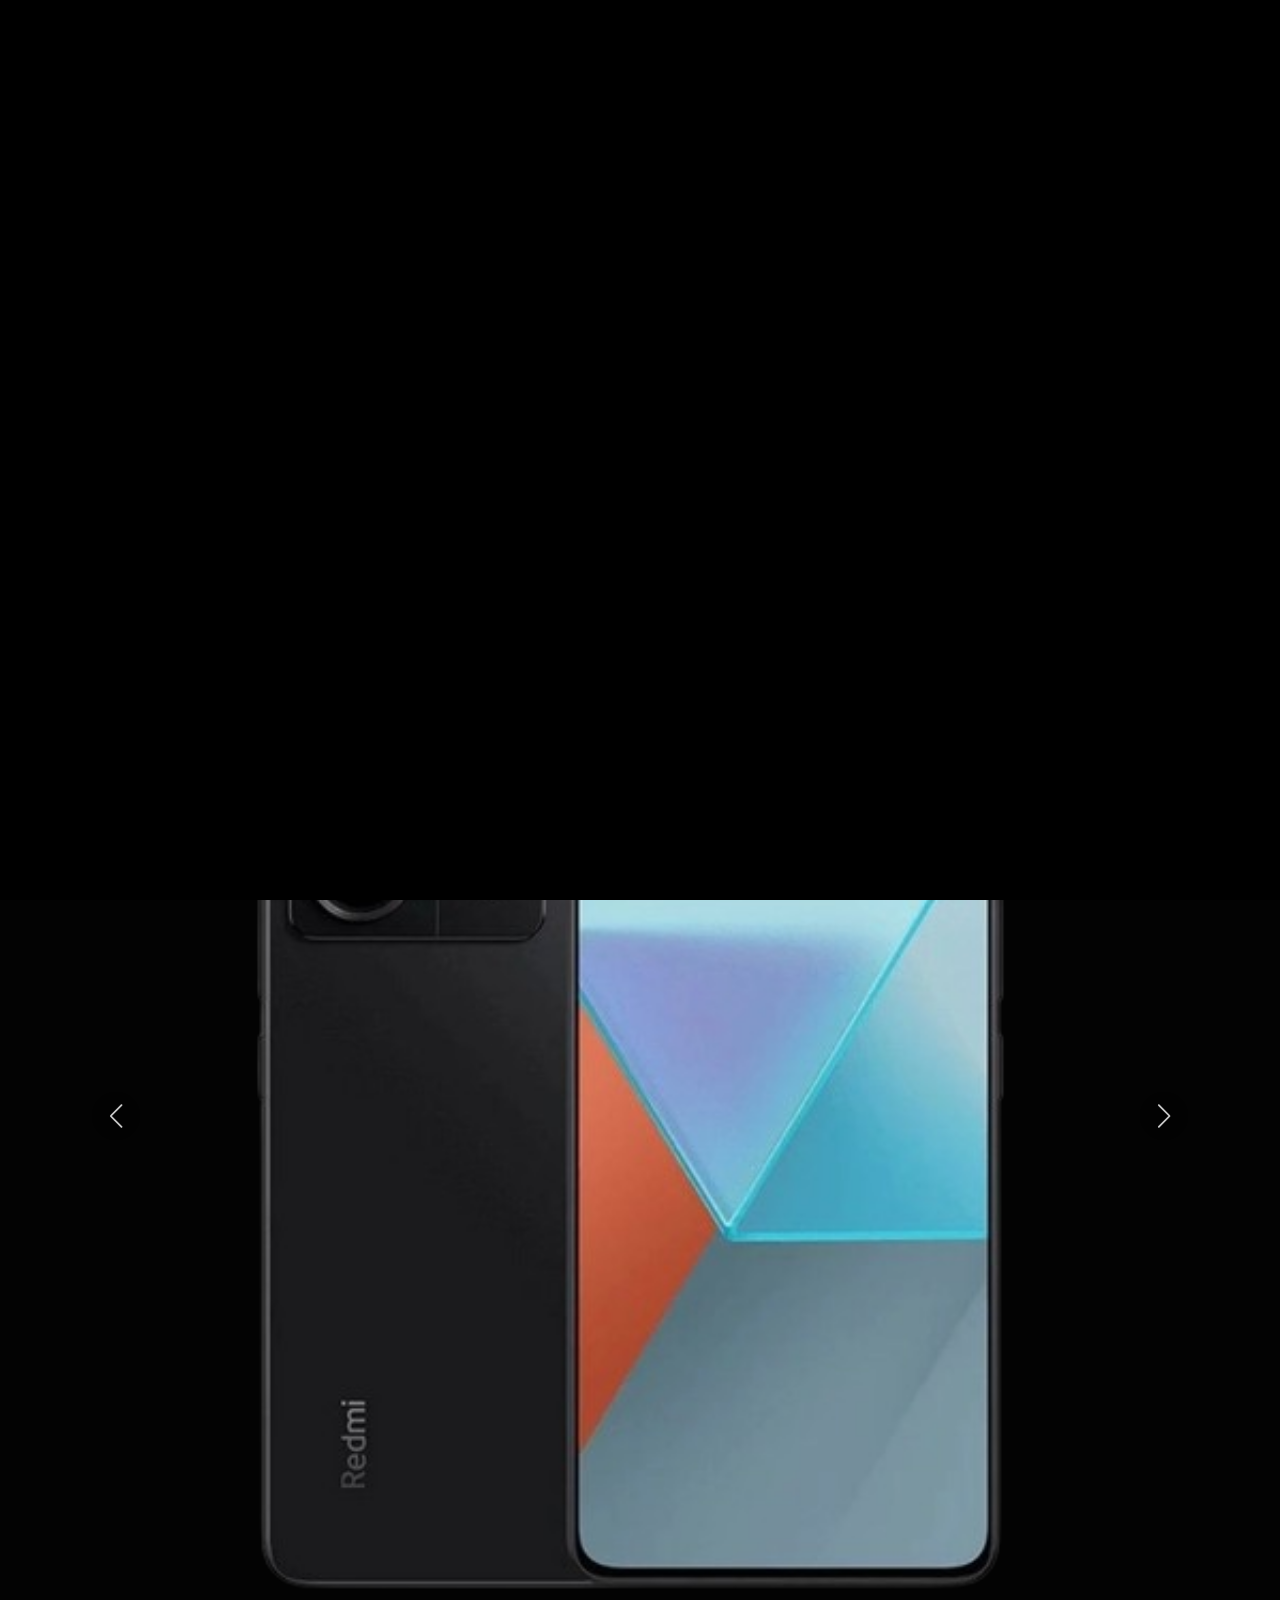
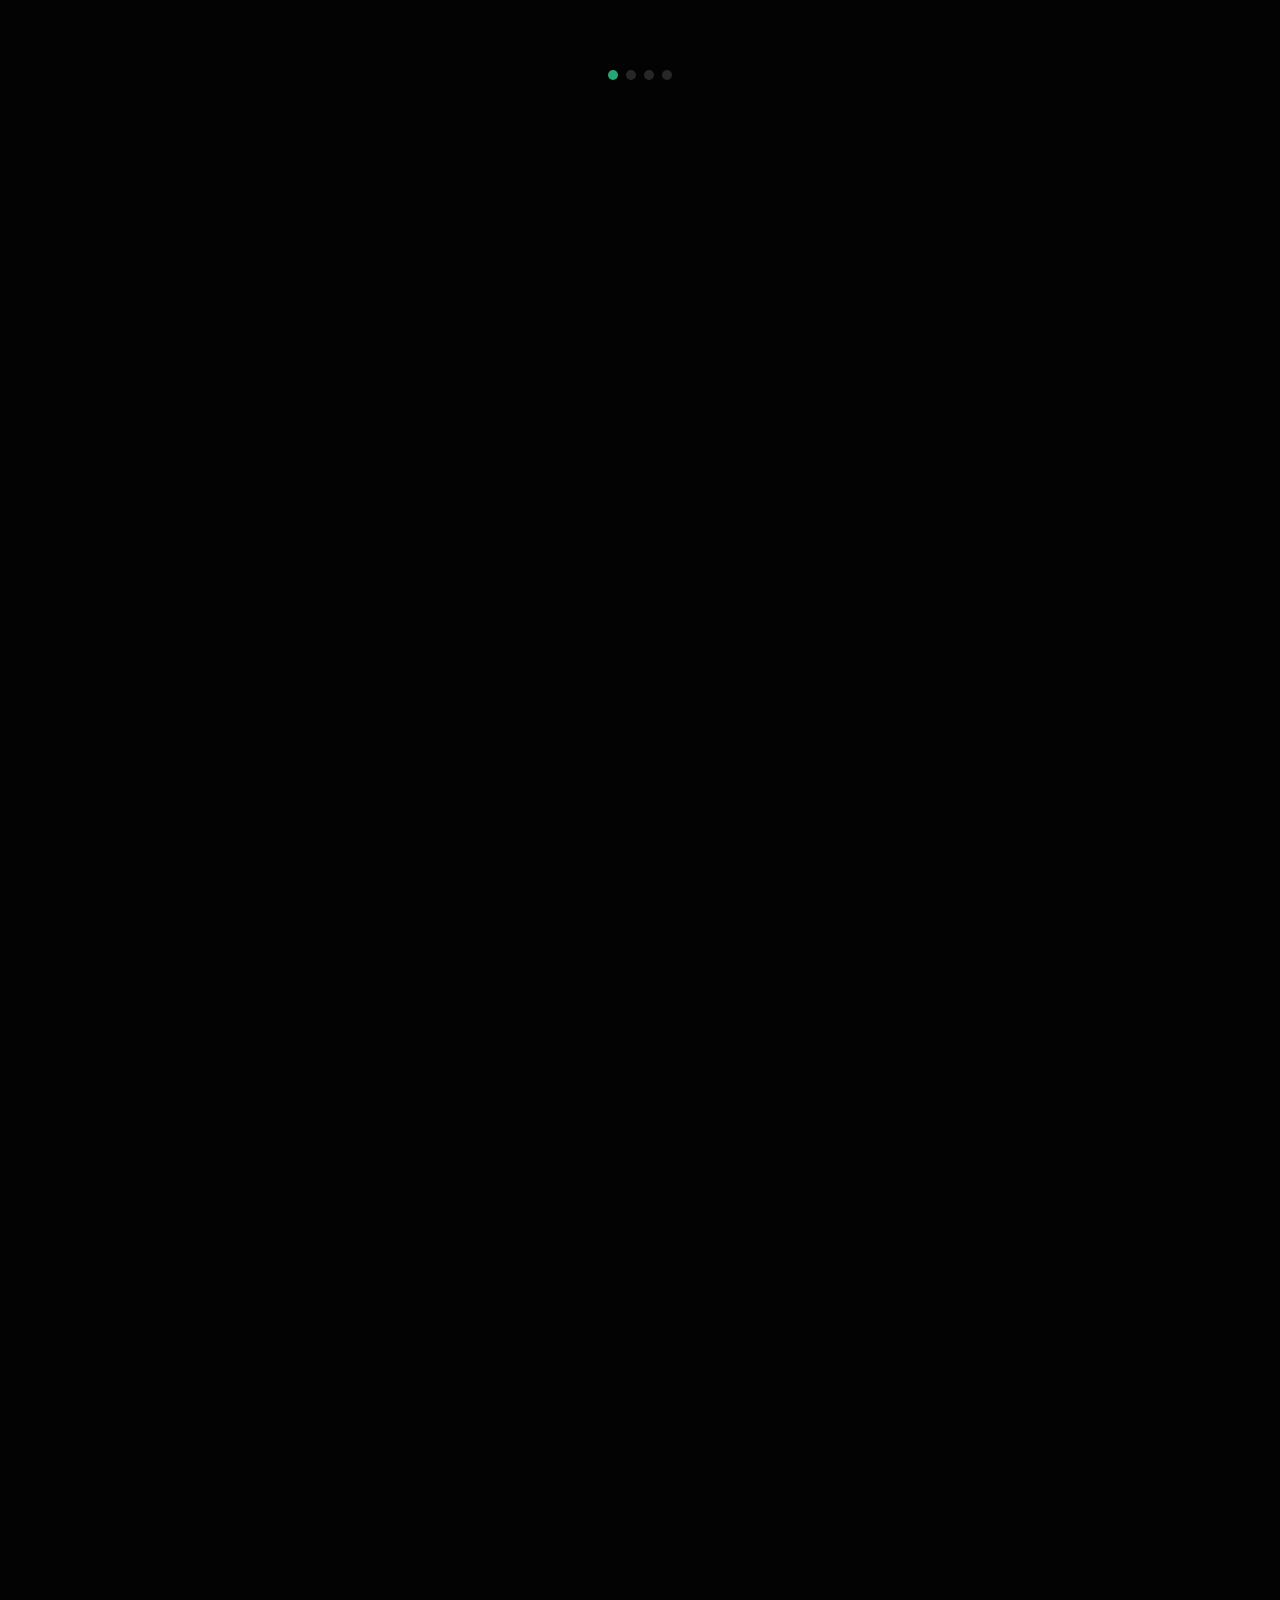
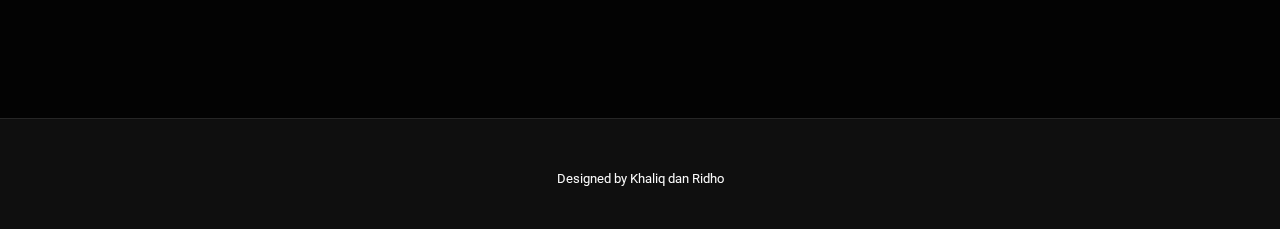
<file: gallery-single 4.html>
<!DOCTYPE html>
<html lang="en">

<head>
  <meta charset="utf-8">
  <meta content="width=device-width, initial-scale=1.0" name="viewport">
  <title>WhatsPhone - Xiaomi</title>
  <meta name="description" content="">
  <meta name="keywords" content="">

  <!-- Favicons -->
  <link href="assets/img/favicon.png" rel="icon">
  <link href="assets/img/apple-touch-icon.png" rel="apple-touch-icon">

  <!-- Fonts -->
  <link href="https://fonts.googleapis.com" rel="preconnect">
  <link href="https://fonts.gstatic.com" rel="preconnect" crossorigin>
  <link href="https://fonts.googleapis.com/css2?family=Roboto:ital,wght@0,100;0,300;0,400;0,500;0,700;0,900;1,100;1,300;1,400;1,500;1,700;1,900&family=Inter:wght@100;200;300;400;500;600;700;800;900&family=Cardo:ital,wght@0,400;0,700;1,400;1,700&display=swap" rel="stylesheet">

  <!-- Vendor CSS Files -->
  <link href="assets/vendor/bootstrap/css/bootstrap.min.css" rel="stylesheet">
  <link href="assets/vendor/bootstrap-icons/bootstrap-icons.css" rel="stylesheet">
  <link href="assets/vendor/aos/aos.css" rel="stylesheet">
  <link href="assets/vendor/glightbox/css/glightbox.min.css" rel="stylesheet">
  <link href="assets/vendor/swiper/swiper-bundle.min.css" rel="stylesheet">

  <!-- Main CSS File -->
  <link href="assets/css/main.css" rel="stylesheet">

</head>

<body class="gallery-single-page">

  <header id="header" class="header d-flex align-items-center sticky-top">
    <div class="container-fluid position-relative d-flex align-items-center justify-content-between">

      <a href="index.html" class="logo d-flex align-items-center me-auto me-xl-0">
        <i class="bi bi-camera"></i>
        <h1 class="sitename">WhatsPhone</h1>
      </a>

      <nav id="navmenu" class="navmenu">
        <ul>
          <li><a href="index.html" class="active">Beranda<br></a></li>
          <li><a href="about.html">About</a></li>
          <li class="dropdown"><a href="gallery.html"><span>Merk SmartPhone</span> </a>
            <ul>
                </ul>
          <li><a href="contact.html">Contact US</a></li>
        </ul>
        <i class="mobile-nav-toggle d-xl-none bi bi-list"></i>
      </nav>
    </div>
  </header>

  <main class="main">

    <!-- Page Title -->
    <div class="page-title" data-aos="fade">
      <div class="heading">
        <div class="container">
          <div class="row d-flex justify-content-center text-center">
            <div class="col-lg-8">
              <h1>Xiaomi</h1>
              <a href="https://www.mi.co.id/id/" class="cta-btn">Website Resminya<br></a>
            </div>
          </div>
        </div>
      </div>
      <nav class="breadcrumbs">
        <div class="container">
          <ol>
            <li><a href="index.html">Beranda</a></li>
            <li><a href="gallery.html">Merk Smartphone </a></li>
            <li class="current">Xiaomi  </li>
          </ol>
        </div>
      </nav>
    </div>

    <section id="gallery-details" class="gallery-details section">

      <div class="container" data-aos="fade-up">

        <div class="portfolio-details-slider swiper init-swiper">
          <script type="application/json" class="swiper-config">
            {
              "loop": true,
              "speed": 600,
              "autoplay": {
                "delay": 5000
              },
              "slidesPerView": "auto",
              "navigation": {
                "nextEl": ".swiper-button-next",
                "prevEl": ".swiper-button-prev"
              },
              "pagination": {
                "el": ".swiper-pagination",
                "type": "bullets",
                "clickable": true
              }
            }
          </script>
          <div class="swiper-wrapper align-items-center">

            <div class="swiper-slide">
              <img src="assets/img/gallery/gallery-3/gallery-30.png" alt="">
            </div>

            <div class="swiper-slide">
              <img src="assets/img/gallery/gallery-3/gallery-31.png" alt="">
            </div>

            <div class="swiper-slide">
              <img src="assets/img/gallery/gallery-3/gallery-32.png" alt="">
            </div>

            <div class="swiper-slide">
              <img src="assets/img/gallery/gallery-3/gallery-33.png" alt="">
            </div>


          </div>
          <div class="swiper-button-prev"></div>
          <div class="swiper-button-next"></div>
          <div class="swiper-pagination"></div>
        </div>

        <div class="row justify-content-between gy-4 mt-4">

          <div class="col-lg-8" data-aos="fade-up">
            <div class="portfolio-description">
              <h2>Tipe - Tipe Xiaomi Kami Tampilkan</h2>
              <p><span style="font-weight: bold;">Xiaomi 14T Pro</span>  <br></p>
              
              <p>
                <span style="font-weight: bold;">UMUM </span>  <br>
                  Tahun Rilis	2024
                  Jaringan	2G, 3G, 4G, 5G
                  SIM Card	Dual SIM (Slot Khusus)
                  eSIM	Ya  
                  </p>
              <p>
               <span style="font-weight: bold;">BODY </span>  <br>
                 Dimensi	160.4 x 75.1 x 8.4 mm
                Berat	209 gram
                Ketahanan	IP68
                Fitur Lainnya	Tahan debu dan tahan air (hingga kedalaman 2 m selama 30 menit)

              </p>
              <span style="font-weight: bold;">HARDWARE </span>  <br>
              
              Chipset	MediaTek Dimensity 9300+
              CPU	Octa-core (1x3.25 GHz Cortex-X4 & 3x2.85 GHz Cortex-X4 & 4x2.0 GHz Cortex-A720)
              GPU	Immortalis-G720 MC12
            </p>
              <p>Link Pembelian Shopee <a href="https://shopee.co.id/product/51925611/25536370077?uls_trackid=51fus7m300h6&utm_campaign=-&utm_content=34529-5e2adb37f31948e9b12bb638e8244ec6--103101&utm_medium=affiliates&utm_source=an_11189120000&utm_term=c8it6ivr59n7"> Klik di sini </a></p>
              <p>Link Pembelian Tokopedia <a href="https://www.tokopedia.com/xiaomi/xiaomi-14t-pro-12-256-12-512-leica-summilux-optical-lens-mediatek-dimensity-9300-144hz-ai-display-official-store-titan-gray-12-256g-ec323"> Klik di sini </a></p>

              <p><span style="font-weight: bold;">POCO F6</span>  <br></p>

              <p>
                <span style="font-weight: bold;">UMUM </span>  <br>

                Tahun Rilis	2024
                Jaringan	2G, 3G, 4G, 5G
                SIM Card	Dual SIM (Slot Khusus)
                eSIM	Tidak  
              </p>
              <p>
               <span style="font-weight: bold;">BODY </span>  <br>
Dimensi	160.5 x 74.4 x 7.8 mm
Berat	179 gram
Ketahanan	IP64
Fitur Lainnya	Tahan debu dan percikan air
              </p>

              <span style="font-weight: bold;">HARDWARE </span>  <br>
                
Chipset	Qualcomm Snapdragon 8s Gen 3
CPU	Octa-core (1x3.0 GHz Cortex-X4 & 4x2.8 GHz Cortex-A720 & 3x2.0 GHz Cortex-A520)
GPU	Adreno 735

            </p>
              <p>Link Pembelian Shopee <a href="https://shopee.co.id/POCO-F6-(8-256GB)-(12-512GB)-Snapdragon-8s-Gen-3-LiquidCool-Technology-4.0-dengan-IceLoop-Layar-AMOLED-CrystalRes-120Hz-Flow-Official-Store--i.51925611.28603302171?sp_atk=8dcc7853-2fea-4842-81f3-b124cd4d4028"> Klik di sini </a></p>
              <p>Link Pembelian Tokopedia <a href="https://www.tokopedia.com/xiaomi/official-xiaomi-poco-f6-8gb-256gb-12gb-512gb-snapdragon-8s-gen-3-liquidcool-technology-4-0-iceloop-titanium-8-256g-85057"> Klik di sini </a></p>

              <p><span style="font-weight: bold;">Xiaomi Redmi Note 13Pro+ 5G </span>  <br></p>
              <p>
                <span style="font-weight: bold;">UMUM </span>  <br>
                Tahun Rilis	2024
                Jaringan	2G, 3G, 4G, 5G
                SIM Card	Dual SIM (Slot Khusus)
                eSIM	Ya     
              </p>
              <p>
               <span style="font-weight: bold;">BODY </span>  <br>
               
Dimensi	161.4 x 74.2 x 8.9 mm
Berat	204.5 gram
Ketahanan	IP68
Fitur Lainnya	Tahan debu seluruh sisi dan tahan air hingga kedalaman 1.5 m selama 30 menit

              </p>
              <span style="font-weight: bold;">HARDWARE </span>  <br>
              Chipset	MediaTek Dimensity 7200 Ultra
              CPU	Octa-core (2x2.8 GHz Cortex-A715 & 6x2.0 GHz Cortex-A510)
              GPU	Mali-G610 MC4 
            </p>
              <p>Link Pembelian Shopee <a href="https://shopee.co.id/Xiaomi-Redmi-Note-13-Pro-5G-(12GB-512GB)-Layar-AMOLED-1-5K-120-Hz-MediaTek-Dimensity-7200-Ultra-Kamera-OIS-200-MP-Official-Store--i.51925611.25366617978?sp_atk=44d4699b-6432-45f8-90cb-5fb696b59f6e"> Klik di sini </a></p>
              <p>Link Pembelian Tokopedia <a href="https://www.tokopedia.com/smilemobile/xiaomi-redmi-note-13-pro-plus-5g-12-512gb-garansi-resmi-pt-xiaomi-aurora-purple-a0ee0"> Klik di sini </a></p>

              <p><span style="font-weight: bold;">POCO X6 Pro 5G </span>  <br></p>

              <p>
                <span style="font-weight: bold;">UMUM </span>  <br>
                Tahun Rilis	2024
                Jaringan	2G, 3G, 4G, 5G
                SIM Card	Dual SIM (Slot Khusus)
                eSIM	Tidak   
              </p>

              <p>
               <span style="font-weight: bold;">BODY </span>  <br>
               Dimensi	160.45 x 74.34 x 8.25 mm
Berat	186 gram
Ketahanan	IP54
Fitur Lainnya	- Material: kaca (bagian depan), polikarbonat/kulit sintetis (penutup belakang)
- Dimensi: 160.45 x 74.34 x 8.25 mm; 186 g (polikarbonat) | 160.45 x 74.34 x 8.35 mm; 190 g (kulit sintetis)
- Tahan debu dan percikan air 
              </p>

              <span style="font-weight: bold;">HARDWARE </span>  <br>
              
Chipset	MediaTek Dimensity 8300 Ultra
CPU	Octa-core (1x 3.35 GHz Cortex-A715 & 3x 3.2 GHz Cortex-A715 & 4x 2.2 GHz Cortex-A510)
GPU	Mali G615-MC6
            </p>
              <p>Link Pembelian Shopee <a href="https://shopee.co.id/POCO-X6-Pro-5G-(12-512GB)-Dimensity-8300-Ultra-120Hz-FIow-AMOLED-67W-Turbo-Charge-Official-Store--i.51925611.24208586585?sp_atk=71dec9e0-0a77-46f4-a5c3-26d8b0c73c7e"> Klik di sini </a></p>
              <P>Link Pembelian Tokopedia <a href="https://www.tokopedia.com/digitalisme/xiaomi-poco-x6-pro-5g-12-512-12-256-gb-garansi-resmi-not-x5-x6-pro-grey-non-bundle-71153?extParam=cmp%3D1%26ivf%3Dtrue%26keyword%3Dpoco+x6+pro%26search_id%3D20241213092849E334071EE9214B05D1FX%26src%3Dsearch"> Klik di sini </a></P>              



  </main>

  <footer id="footer" class="footer">
    <div class="credits">
      Designed by </a>Khaliq dan Ridho </a>
    </div>
  </div>

</footer>
  <!-- Scroll Top -->
  <a href="#" id="scroll-top" class="scroll-top d-flex align-items-center justify-content-center"><i class="bi bi-arrow-up-short"></i></a>

  <!-- Preloader -->
  <div id="preloader">
    <div class="line"></div>
  </div>

  <!-- Vendor JS Files -->
  <script src="assets/vendor/bootstrap/js/bootstrap.bundle.min.js"></script>
  <script src="assets/vendor/php-email-form/validate.js"></script>
  <script src="assets/vendor/aos/aos.js"></script>
  <script src="assets/vendor/glightbox/js/glightbox.min.js"></script>
  <script src="assets/vendor/swiper/swiper-bundle.min.js"></script>

  <!-- Main JS File -->
  <script src="assets/js/main.js"></script>

</body>

</html>
</file>
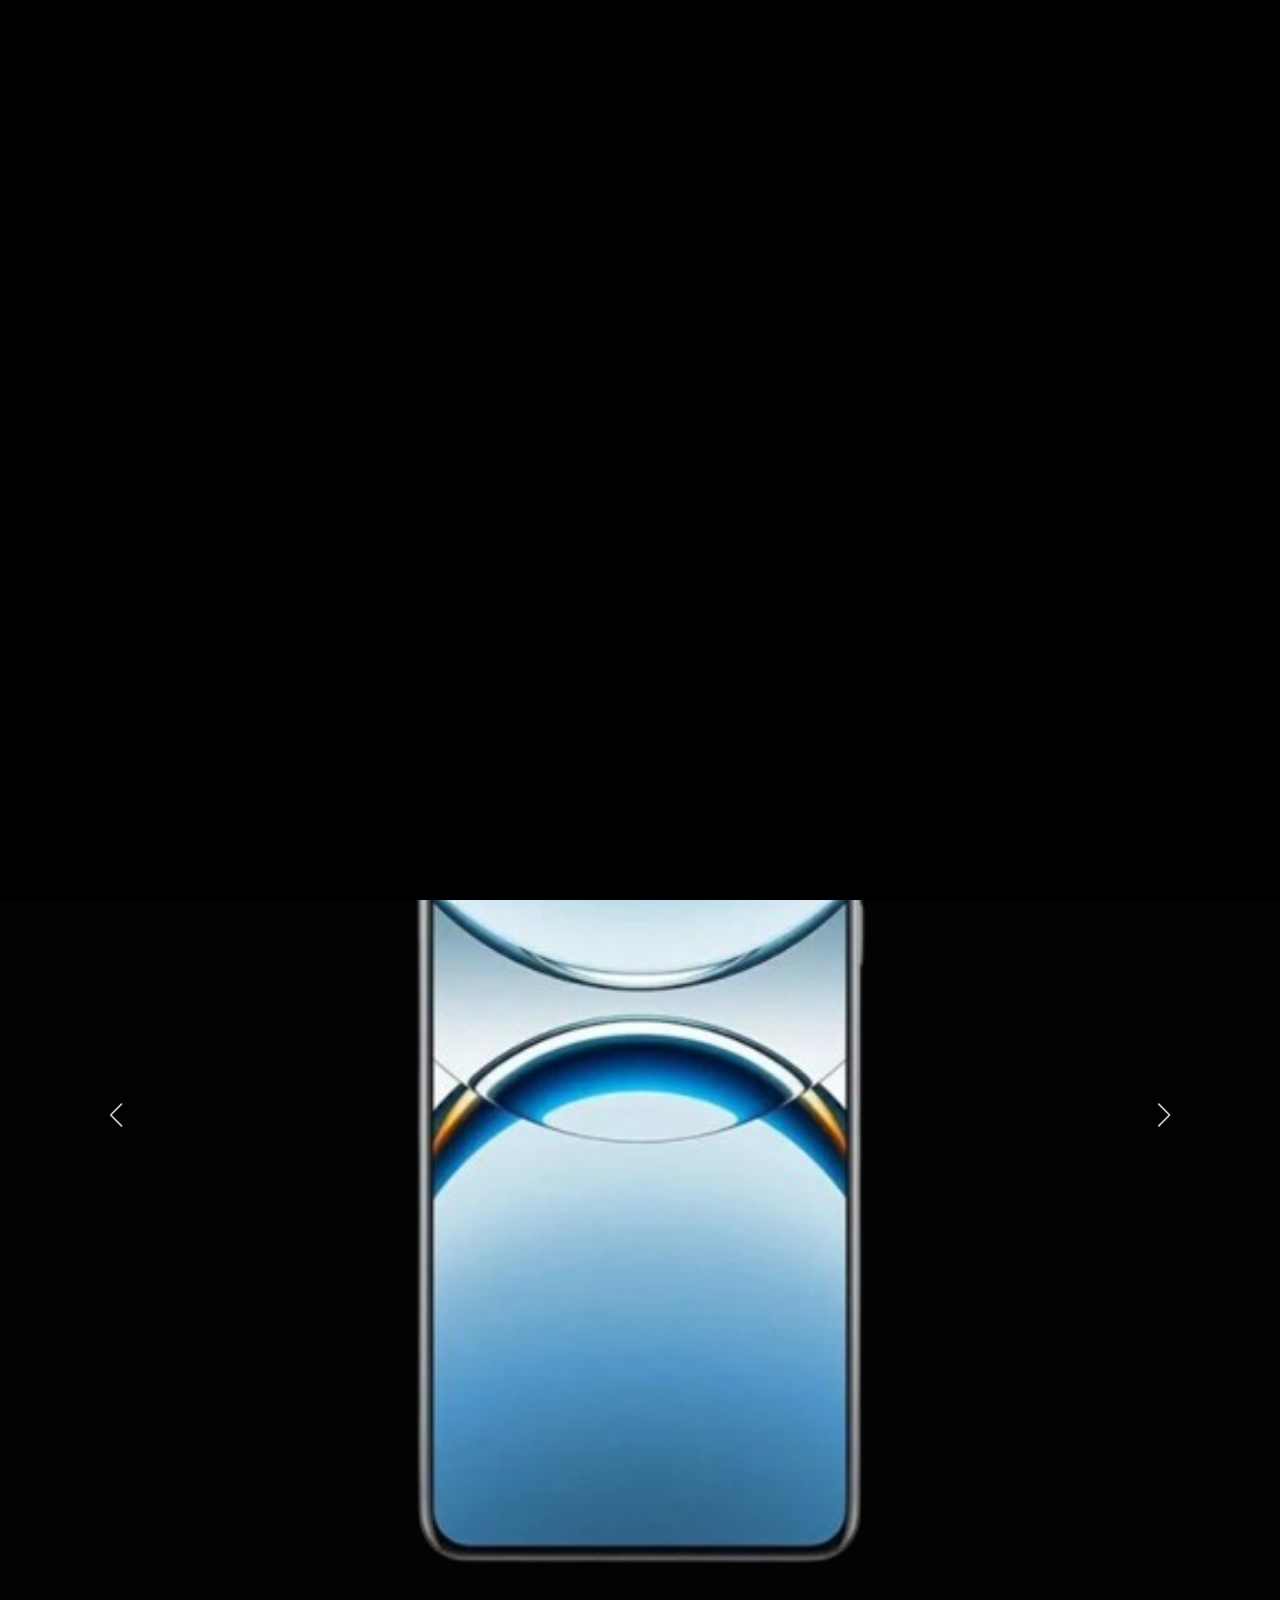
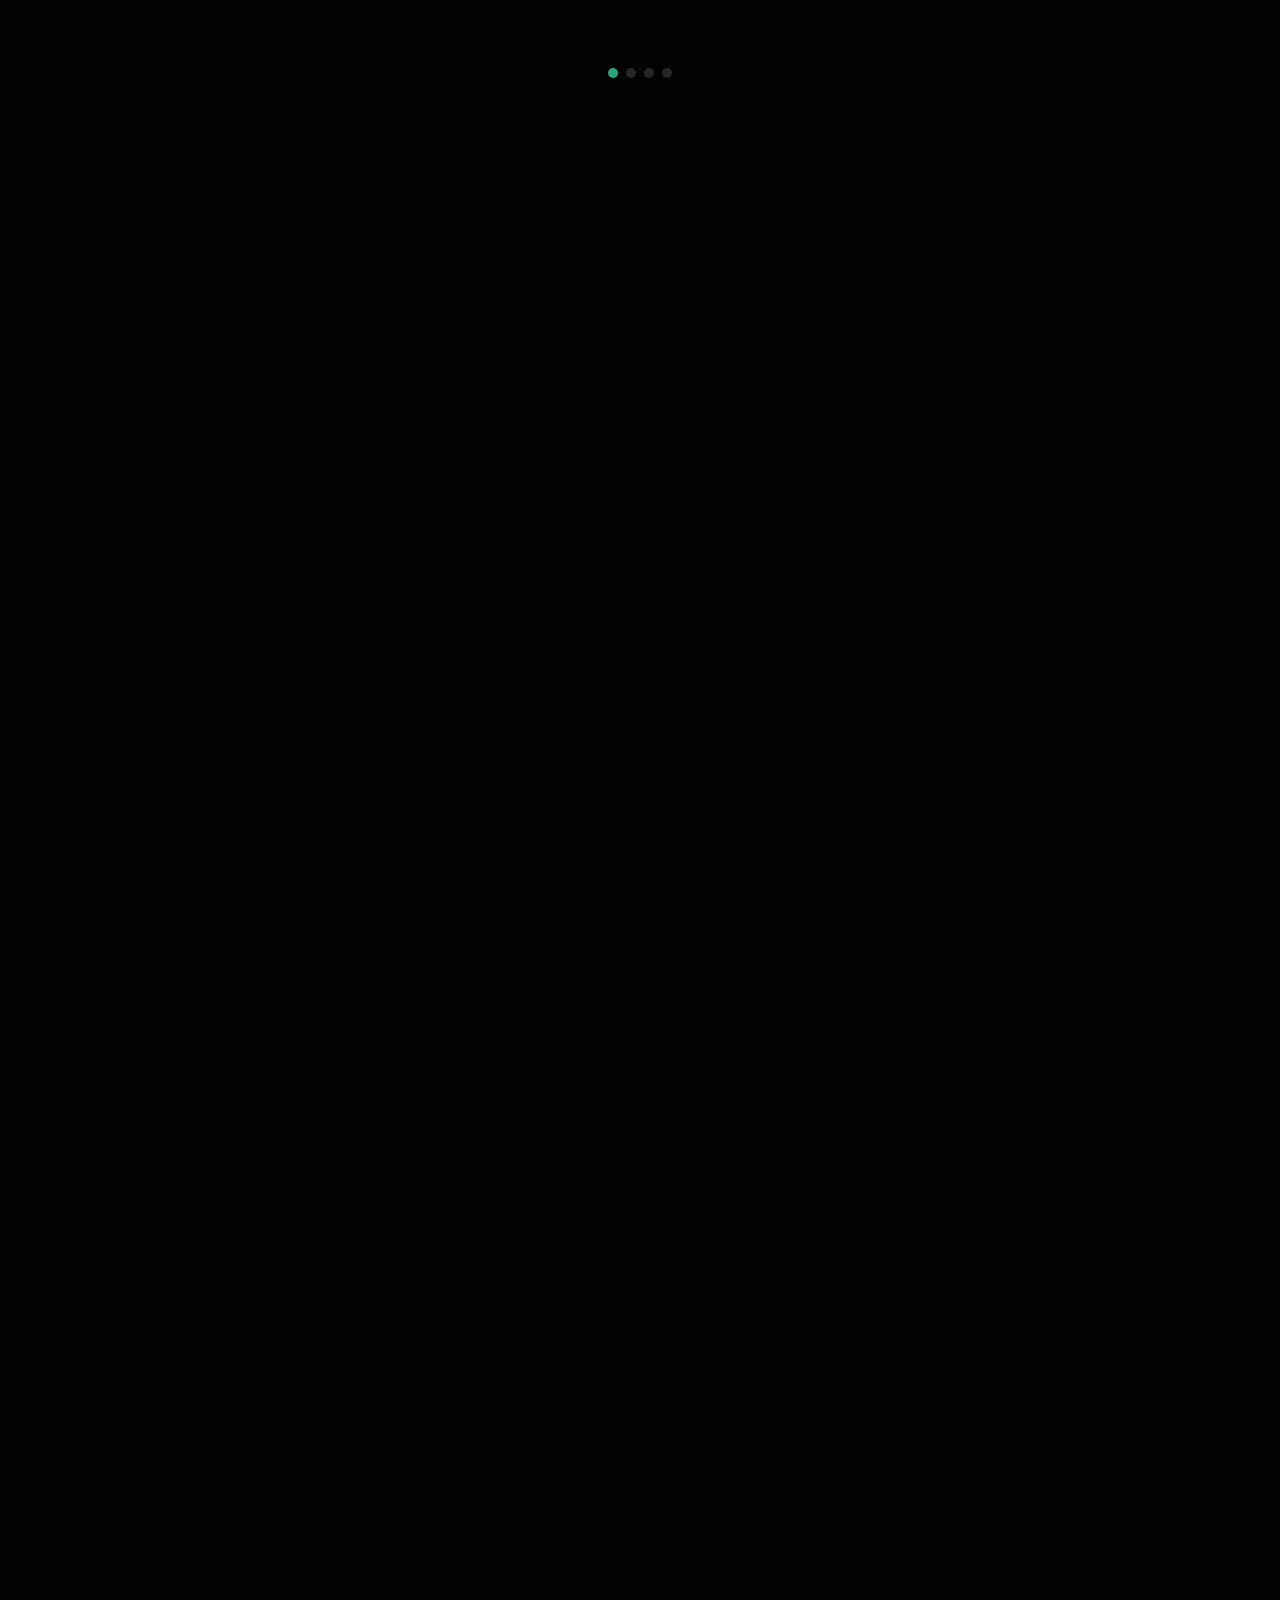
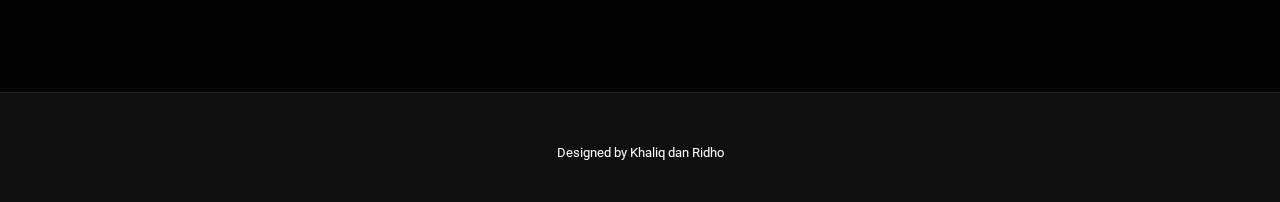
<file: gallery-single.html>
<!DOCTYPE html>
<html lang="en">

<head>
  <meta charset="utf-8">
  <meta content="width=device-width, initial-scale=1.0" name="viewport">
  <title>WhatsPhone - Oppo</title>
  <meta name="description" content="">
  <meta name="keywords" content="">

  <!-- Favicons -->
  <link href="assets/img/favicon.png" rel="icon">
  <link href="assets/img/apple-touch-icon.png" rel="apple-touch-icon">

  <!-- Fonts -->
  <link href="https://fonts.googleapis.com" rel="preconnect">
  <link href="https://fonts.gstatic.com" rel="preconnect" crossorigin>
  <link href="https://fonts.googleapis.com/css2?family=Roboto:ital,wght@0,100;0,300;0,400;0,500;0,700;0,900;1,100;1,300;1,400;1,500;1,700;1,900&family=Inter:wght@100;200;300;400;500;600;700;800;900&family=Cardo:ital,wght@0,400;0,700;1,400;1,700&display=swap" rel="stylesheet">

  <!-- Vendor CSS Files -->
  <link href="assets/vendor/bootstrap/css/bootstrap.min.css" rel="stylesheet">
  <link href="assets/vendor/bootstrap-icons/bootstrap-icons.css" rel="stylesheet">
  <link href="assets/vendor/aos/aos.css" rel="stylesheet">
  <link href="assets/vendor/glightbox/css/glightbox.min.css" rel="stylesheet">
  <link href="assets/vendor/swiper/swiper-bundle.min.css" rel="stylesheet">

  <!-- Main CSS File -->
  <link href="assets/css/main.css" rel="stylesheet">

</head>

<body class="gallery-single-page">

  <header id="header" class="header d-flex align-items-center sticky-top">
    <div class="container-fluid position-relative d-flex align-items-center justify-content-between">

      <a href="index.html" class="logo d-flex align-items-center me-auto me-xl-0">
        <i class="bi bi-camera"></i>
        <h1 class="sitename">WhatsPhone</h1>
      </a>

      <nav id="navmenu" class="navmenu">
        <ul>
          <li><a href="index.html" class="active">Beranda<br></a></li>
          <li><a href="about.html">About</a></li>
          <li class="dropdown"><a href="gallery.html"><span>Merk SmartPhone</span> </a>
            <ul>
                </ul>
          <li><a href="contact.html">Contact US</a></li>
        </ul>
        <i class="mobile-nav-toggle d-xl-none bi bi-list"></i>
      </nav>
    </div>
  </header>

  <main class="main">

    <!-- Page Title -->
    <div class="page-title" data-aos="fade">
      <div class="heading">
        <div class="container">
          <div class="row d-flex justify-content-center text-center">
            <div class="col-lg-8">
              <h1>Oppo</h1>
              <a href="https://www.oppo.com/id/" class="cta-btn">Website Resminya<br></a>
            </div>
          </div>
        </div>
      </div>
      <nav class="breadcrumbs">
        <div class="container">
          <ol>
            <li><a href="index.html">Beranda</a></li>
            <li><a href="gallery.html">Merk Smartphone </a></li>
            <li class="current">Oppo </li>
          </ol>
        </div>
      </nav>
    </div>

    <section id="gallery-details" class="gallery-details section">

      <div class="container" data-aos="fade-up">

        <div class="portfolio-details-slider swiper init-swiper">
          <script type="application/json" class="swiper-config">
            {
              "loop": true,
              "speed": 600,
              "autoplay": {
                "delay": 5000
              },
              "slidesPerView": "auto",
              "navigation": {
                "nextEl": ".swiper-button-next",
                "prevEl": ".swiper-button-prev"
              },
              "pagination": {
                "el": ".swiper-pagination",
                "type": "bullets",
                "clickable": true
              }
            }
          </script>
          <div class="swiper-wrapper align-items-center">

            <div class="swiper-slide">
              <img src="assets/img/gallery/gallery/gallery-40.png" alt="">
            </div>

            <div class="swiper-slide">
              <img src="assets/img/gallery/gallery/gallery-41.png" alt="">
            </div>

            <div class="swiper-slide">
              <img src="assets/img/gallery/gallery/gallery-42.png" alt="">
            </div>

            <div class="swiper-slide">
              <img src="assets/img/gallery/gallery/gallery-43.png" alt="">
            </div>
  

          </div>
          <div class="swiper-button-prev"></div>
          <div class="swiper-button-next"></div>
          <div class="swiper-pagination"></div>
        </div>

        <div class="row justify-content-between gy-4 mt-4">

          <div class="col-lg-8" data-aos="fade-up">
            <div class="portfolio-description">
              <h2>Tipe - Tipe Oppo Yang Kami Tampilkan</h2>
              <p><span style="font-weight: bold;">OPPO Find X8</span>  <br></p>
              
              <p>
                <span style="font-weight: bold;">UMUM </span>  <br>
                Tahun Rilis	2024
                Jaringan	2G, 3G, 4G, 5G
                SIM Card	Dual SIM (Slot Khusus)
                eSIM	Ya</p>
              <p>
               <span style="font-weight: bold;">BODY </span>  <br>
               Dimensi	157.35 x 74.33 x 7.85 mm
               Berat	193 gram
               Ketahanan	IP68, IP69
               Fitur Lainnya	Tahan air dan debu, serta tahan terhadap semprotan air tekanan tinggi
              </p>
              <span style="font-weight: bold;">HARDWARE </span>  <br>
              Chipset	MediaTek Dimensity 9400
              CPU	Octa-core (1x3.63 GHz Cortex-X925 & 3x3.3 GHz Cortex-X4 & 4x2.4 GHz Cortex-A720)
              GPU	Immortalis-G925</p>
              <p>Link Pembelian Shopee <a href="https://shopee.co.id/OPPO-Find-X8-16GB-512GB-12GB-256GB-i.13140292.26114892173"> Klik di sini </a></p>
              <p>Link Pembelian Tokopedia <a href="https://www.tokopedia.com/cellular-world/oppo-find-x8-16-512gb-garansi-resmi-shell-pink-a392a?extParam=ivf%3Dfalse&src=topads"> Klik di sini </a></p>
        
              <p><span style="font-weight: bold;">OPPO Reno12 Pro 5G </span>  <br></p>

              <p>
                <span style="font-weight: bold;">UMUM </span>  <br>
                Tahun Rilis	2024
                Jaringan	2G, 3G, 4G, 5G
                SIM Card	Dual SIM (Slot Khusus)
                eSIM	Tidak</p>
              <p>
               <span style="font-weight: bold;">BODY </span>  <br>
               Dimensi	161.5 x 74.8 x 7.4 mm
               Berat	180 gram
               Ketahanan	IP65
               Fitur Lainnya	- Tahan debu dan guyuran air
               Dimensi: 161.5 x 74.8 x 7.4 mm; 180 g (Space Brown & Sunset Gold) | 161.5 x 74.8 x 7.45 mm; 181 g (Nebula Silver) 
               
              </p>
              <span style="font-weight: bold;">HARDWARE </span>  <br>
              Chipset	MediaTek Dimensity 7300 Energy
              CPU	Octa-core (4x2.5 GHz Cortex-A78 & 4x2.0 GHz Cortex-A55)
              GPU	Mali-G615 MC2</p>
              <p>Link Pembelian Shoppe  <a href="https://shopee.co.id/OPPO-Reno12-Pro-5G-12-512GB-AI-Portrait-Expert-80W-SUPERVOOC-5000mAh-All-Round-Armour-AI-LinkBoost-BeaconLink--i.13140292.24783928933?sp_atk=fd51943e-e013-4e7f-85e2-82ca6ff5f389&uls_trackid=51fs2k4l004m&utm_campaign=-&utm_content=34529-c3605d99f41448d7a3ba94567ab30673--103101&utm_medium=affiliates&utm_source=an_11189120000&utm_term=c8gs7oifkj1y&xptdk=fd51943e-e013-4e7f-85e2-82ca6ff5f389"> Klik di sini </a></p>
              <p>Link Pembelian Tokopedia <a href="https://www.tokopedia.com/digitechmall/oppo-reno-12-pro-5g-12-512-gb-reno12-nfc-12gb-512gb-garansi-resmi-bukan-11-pro-12-512-brown-non-bonus-9143a?extParam=ivf%3Dfalse&src=topads"> Klik di sini </a></p>

              <p><span style="font-weight: bold;">OPPO Find N3 </span>  <br></p>
              <p>
                <span style="font-weight: bold;">UMUM </span>  <br>
                Tahun Rilis	2023
                Jaringan	2G, 3G, 4G, 5G
                SIM Card	Dual SIM (Slot Khusus)
                eSIM	Tidak</p>
              <p>
               <span style="font-weight: bold;">BODY </span>  <br>
               Dimensi	153.4 x 143.1 x 5.8 mm
               Berat	239 gram
               Ketahanan	-
               Fitur Lainnya	- Dimensi: 153.4 x 143.1 x 5.8 mm (terbuka), 153.4 x 73.3 x 11.7 mm (tertutup)
               Dukungan pena stylus

              </p>
              <span style="font-weight: bold;">HARDWARE </span>  <br>
                Chipset	Qualcomm Snapdragon 8 Gen 2
                CPU	Octa-core (1x3.36 GHz Cortex-X3 & 2x2.8 GHz Cortex-A715 & 2x2.8 GHz Cortex-A710 & 3x2.0 GHz Cortex-A510)
                GPU	Adreno 740</p>
              <p>Link Pembelian Shoppe<a href="https://shopee.co.id/OPPO-Find-N3-16-512GB-HANDPHONE-FOLDABLE-16GB-12GB-RAM-Expansion-4805mAh-SUPERVOOC-67W-UltraThin--i.13140292.14399632784?sp_atk=ed35efbe-9577-4c6e-83dd-7827d3ff2fc5&uls_trackid=51fs4ss5006f&utm_campaign=-&utm_content=34529-4c77661d788a46e485ffe12fbf8a1e24--103101&utm_medium=affiliates&utm_source=an_11189120000&utm_term=c8gty5pwf36w&xptdk=ed35efbe-9577-4c6e-83dd-7827d3ff2fc5"> Klik di sini </a></p>
              <p>Link Pembelian Tokopedia<a href="https://www.tokopedia.com/085287378997/oppo-find-n3-fold-16-512gb-garansi-resmi-1-tahun-hitam-11074?extParam=ivf%3Dfalse%26keyword%3Doppo+find+n3%26search_id%3D202412130118421BE6096569E69510CYJ8%26src%3Dsearch"> Klik di sini </a></p>


              <p><span style="font-weight: bold;">OPPO Reno11 5G</span>  <br></p>
              <p>
                <span style="font-weight: bold;">UMUM </span>  <br>
                  Tahun Rilis	2024
                  Jaringan	2G, 3G, 4G, 5G
                  SIM Card	Dual SIM (Slot Khusus)
                  eSIM	Tidak   
              </p>

              <p>
               <span style="font-weight: bold;">BODY </span>  <br>
                Dimensi	162.4 x 74.3 x 7.99 mm
                Berat	182 gram
                Ketahanan	-
                Fitur Lainnya	-
              </p>
              <span style="font-weight: bold;">HARDWARE </span>  <br>
                Chipset	MediaTek Dimensity 7050
                CPU	Octa-core (2x2.6 GHz Cortex-A78 & 6x2.0 GHz Cortex-A55)
                GPU	Mali-G68 MC4</p>
              <p>Link Pembelian Shoppe <a href="https://shopee.co.id/OPPO-Reno11-5G-8GB-256GB-50MP-OIS-Main-Camera-32MP-Telephoto-Portrait-67W-SUPERVOOC-5000mAh-Large-Battery--i.13140292.25855253275?sp_atk=71539ac7-57d8-49fb-b011-8cf4ae7b9bdc"> Klik di sini </a></p>
              <p>Link Pembelian Tokopedia <a href="https://www.tokopedia.com/oppo/oppo-reno11-5g-8gb-256gb-garansi-resmi-hijau-9358d?extParam=ivf%3Dtrue&src=topads"> Klik di sini </a></p>


  </main>

  <footer id="footer" class="footer">
    <div class="credits">
      Designed by </a>Khaliq dan Ridho </a>
    </div>
  </div>

</footer>

  <!-- Scroll Top -->
  <a href="#" id="scroll-top" class="scroll-top d-flex align-items-center justify-content-center"><i class="bi bi-arrow-up-short"></i></a>

  <!-- Preloader -->
  <div id="preloader">
    <div class="line"></div>
  </div>

  <!-- Vendor JS Files -->
  <script src="assets/vendor/bootstrap/js/bootstrap.bundle.min.js"></script>
  <script src="assets/vendor/php-email-form/validate.js"></script>
  <script src="assets/vendor/aos/aos.js"></script>
  <script src="assets/vendor/glightbox/js/glightbox.min.js"></script>
  <script src="assets/vendor/swiper/swiper-bundle.min.js"></script>

  <!-- Main JS File -->
  <script src="assets/js/main.js"></script>

</body>

</html>
</file>
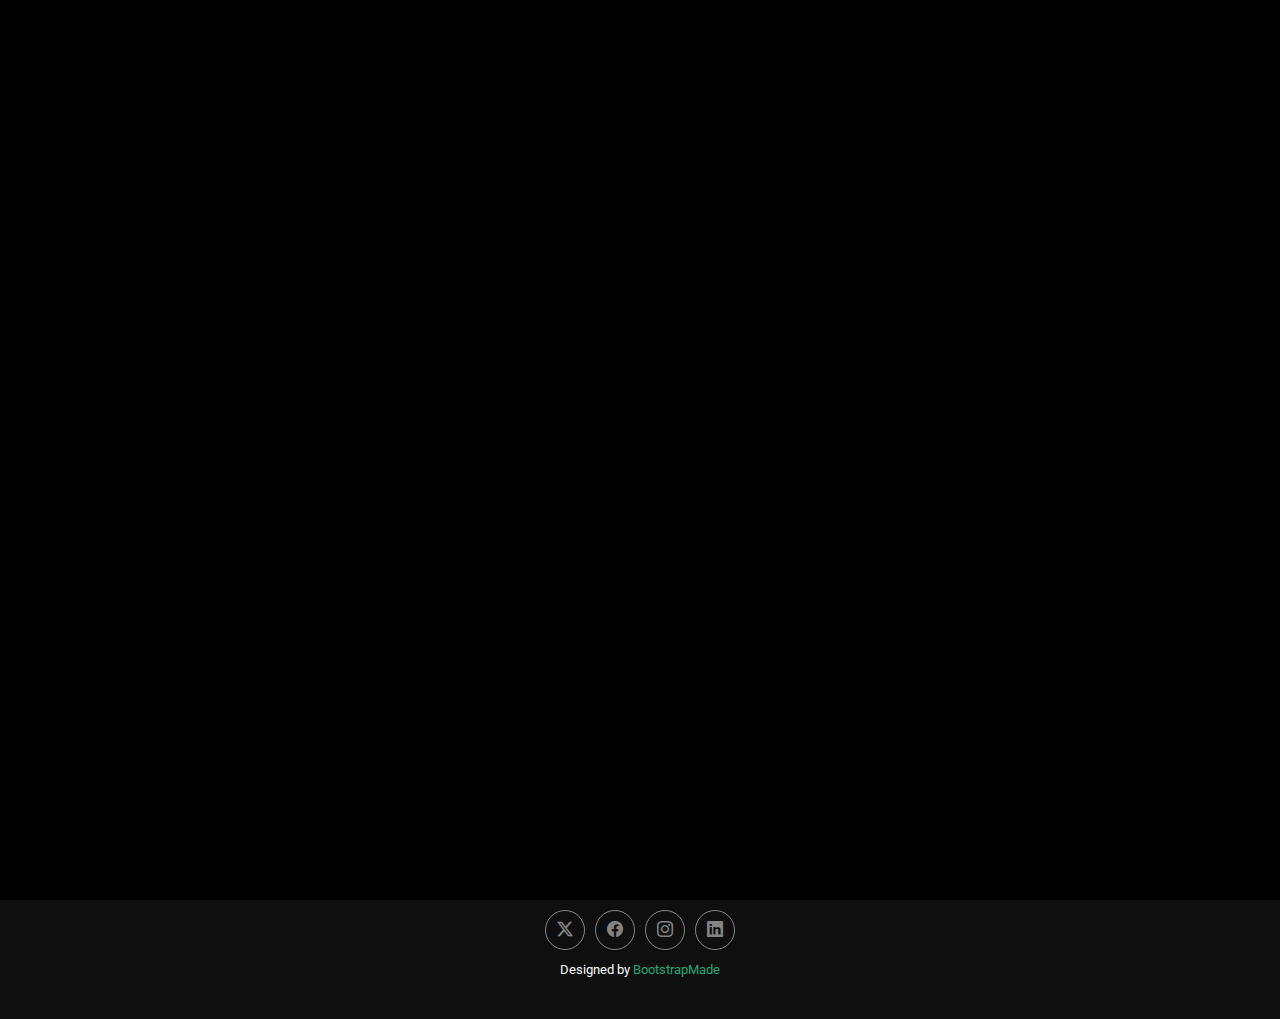
<file: starter-page.html>
<!DOCTYPE html>
<html lang="en">

<head>
  <meta charset="utf-8">
  <meta content="width=device-width, initial-scale=1.0" name="viewport">
  <title>Starter Page - PhotoFolio Bootstrap Template</title>
  <meta name="description" content="">
  <meta name="keywords" content="">

  <!-- Favicons -->
  <link href="assets/img/favicon.png" rel="icon">
  <link href="assets/img/apple-touch-icon.png" rel="apple-touch-icon">

  <!-- Fonts -->
  <link href="https://fonts.googleapis.com" rel="preconnect">
  <link href="https://fonts.gstatic.com" rel="preconnect" crossorigin>
  <link href="https://fonts.googleapis.com/css2?family=Roboto:ital,wght@0,100;0,300;0,400;0,500;0,700;0,900;1,100;1,300;1,400;1,500;1,700;1,900&family=Inter:wght@100;200;300;400;500;600;700;800;900&family=Cardo:ital,wght@0,400;0,700;1,400;1,700&display=swap" rel="stylesheet">

  <!-- Vendor CSS Files -->
  <link href="assets/vendor/bootstrap/css/bootstrap.min.css" rel="stylesheet">
  <link href="assets/vendor/bootstrap-icons/bootstrap-icons.css" rel="stylesheet">
  <link href="assets/vendor/aos/aos.css" rel="stylesheet">
  <link href="assets/vendor/glightbox/css/glightbox.min.css" rel="stylesheet">
  <link href="assets/vendor/swiper/swiper-bundle.min.css" rel="stylesheet">

  <!-- Main CSS File -->
  <link href="assets/css/main.css" rel="stylesheet">

  <!-- =======================================================
  * Template Name: PhotoFolio
  * Template URL: https://bootstrapmade.com/photofolio-bootstrap-photography-website-template/
  * Updated: Aug 07 2024 with Bootstrap v5.3.3
  * Author: BootstrapMade.com
  * License: https://bootstrapmade.com/license/
  ======================================================== -->
</head>

<body class="starter-page-page">

  <header id="header" class="header d-flex align-items-center sticky-top">
    <div class="container-fluid position-relative d-flex align-items-center justify-content-between">

      <a href="index.html" class="logo d-flex align-items-center me-auto me-xl-0">
        <!-- Uncomment the line below if you also wish to use an image logo -->
        <!-- <img src="assets/img/logo.png" alt=""> -->
        <i class="bi bi-camera"></i>
        <h1 class="sitename">PhotoFolio</h1>
      </a>

      <nav id="navmenu" class="navmenu">
        <ul>
          <li><a href="index.html">Home<br></a></li>
          <li><a href="about.html">About</a></li>
          <li class="dropdown"><a href="gallery.html"><span>Gallery</span> <i class="bi bi-chevron-down toggle-dropdown"></i></a>
            <ul>
              <li><a href="gallery.html">Nature</a></li>
              <li><a href="gallery.html">People</a></li>
              <li><a href="gallery.html">Architecture</a></li>
              <li><a href="gallery.html">Animals</a></li>
              <li><a href="gallery.html">Sports</a></li>
              <li><a href="gallery.html">Travel</a></li>
              <li class="dropdown"><a href="#"><span>Deep Dropdown</span> <i class="bi bi-chevron-down toggle-dropdown"></i></a>
                <ul>
                  <li><a href="#">Deep Dropdown 1</a></li>
                  <li><a href="#">Deep Dropdown 2</a></li>
                  <li><a href="#">Deep Dropdown 3</a></li>
                  <li><a href="#">Deep Dropdown 4</a></li>
                  <li><a href="#">Deep Dropdown 5</a></li>
                </ul>
              </li>
            </ul>
          </li>
          <li><a href="services.html">Services</a></li>
          <li><a href="contact.html">Contact</a></li>
        </ul>
        <i class="mobile-nav-toggle d-xl-none bi bi-list"></i>
      </nav>

      <div class="header-social-links">
        <a href="#" class="twitter"><i class="bi bi-twitter-x"></i></a>
        <a href="#" class="facebook"><i class="bi bi-facebook"></i></a>
        <a href="#" class="instagram"><i class="bi bi-instagram"></i></a>
        <a href="#" class="linkedin"><i class="bi bi-linkedin"></i></a>
      </div>

    </div>
  </header>

  <main class="main">

    <!-- Page Title -->
    <div class="page-title" data-aos="fade">
      <div class="heading">
        <div class="container">
          <div class="row d-flex justify-content-center text-center">
            <div class="col-lg-8">
              <h1>Starter Page</h1>
              <p class="mb-0">Odio et unde deleniti. Deserunt numquam exercitationem. Officiis quo odio sint voluptas consequatur ut a odio voluptatem. Sit dolorum debitis veritatis natus dolores. Quasi ratione sint. Sit quaerat ipsum dolorem.</p>
              <a href="contact.html" class="cta-btn">Available for Hire<br></a>
            </div>
          </div>
        </div>
      </div>
      <nav class="breadcrumbs">
        <div class="container">
          <ol>
            <li><a href="index.html">Home</a></li>
            <li class="current">Starter Page</li>
          </ol>
        </div>
      </nav>
    </div><!-- End Page Title -->

    <!-- Starter Section Section -->
    <section id="starter-section" class="starter-section section">

      <!-- Section Title -->
      <div class="container section-title" data-aos="fade-up">
        <h2>Starter Section</h2>
        <p>Necessitatibus eius consequatur</p>
      </div><!-- End Section Title -->

      <div class="container" data-aos="fade-up">
        <p>Use this page as a starter for your own custom pages.</p>
      </div>

    </section><!-- /Starter Section Section -->

  </main>

  <footer id="footer" class="footer">

    <div class="container">
      <div class="copyright text-center ">
        <p>© <span>Copyright</span> <strong class="px-1 sitename">PhotoFolio</strong> <span>All Rights Reserved</span></p>
      </div>
      <div class="social-links d-flex justify-content-center">
        <a href=""><i class="bi bi-twitter-x"></i></a>
        <a href=""><i class="bi bi-facebook"></i></a>
        <a href=""><i class="bi bi-instagram"></i></a>
        <a href=""><i class="bi bi-linkedin"></i></a>
      </div>
      <div class="credits">
        <!-- All the links in the footer should remain intact. -->
        <!-- You can delete the links only if you've purchased the pro version. -->
        <!-- Licensing information: https://bootstrapmade.com/license/ -->
        <!-- Purchase the pro version with working PHP/AJAX contact form: [buy-url] -->
        Designed by <a href="https://bootstrapmade.com/">BootstrapMade</a>
      </div>
    </div>

  </footer>

  <!-- Scroll Top -->
  <a href="#" id="scroll-top" class="scroll-top d-flex align-items-center justify-content-center"><i class="bi bi-arrow-up-short"></i></a>

  <!-- Preloader -->
  <div id="preloader">
    <div class="line"></div>
  </div>

  <!-- Vendor JS Files -->
  <script src="assets/vendor/bootstrap/js/bootstrap.bundle.min.js"></script>
  <script src="assets/vendor/php-email-form/validate.js"></script>
  <script src="assets/vendor/aos/aos.js"></script>
  <script src="assets/vendor/glightbox/js/glightbox.min.js"></script>
  <script src="assets/vendor/swiper/swiper-bundle.min.js"></script>

  <!-- Main JS File -->
  <script src="assets/js/main.js"></script>

</body>

</html>
</file>
<file: assets/css/main.css>
/* Fonts */
:root {
  --default-font: "Roboto",  system-ui, -apple-system, "Segoe UI", Roboto, "Helvetica Neue", Arial, "Noto Sans", "Liberation Sans", sans-serif, "Apple Color Emoji", "Segoe UI Emoji", "Segoe UI Symbol", "Noto Color Emoji";
  --heading-font: "Cardo",  sans-serif;
  --nav-font: "Inter",  sans-serif;
}

/* Global Colors - The following color variables are used throughout the website. Updating them here will change the color scheme of the entire website */
:root { 
  --background-color: #030303; /* Background color for the entire website, including individual sections */
  --default-color: #fafafa; /* Default color used for the majority of the text content across the entire website */
  --heading-color: #ffffff; /* Color for headings, subheadings and title throughout the website */
  --accent-color: #27a776; /* Accent color that represents your brand on the website. It's used for buttons, links, and other elements that need to stand out */
  --surface-color: #1a1a1a; /* The surface color is used as a background of boxed elements within sections, such as cards, icon boxes, or other elements that require a visual separation from the global background. */
  --contrast-color: #ffffff; /* Contrast color for text, ensuring readability against backgrounds of accent, heading, or default colors. */
}

/* Nav Menu Colors - The following color variables are used specifically for the navigation menu. They are separate from the global colors to allow for more customization options */
:root {
  --nav-color: rgba(255, 255, 255, 0.5);  /* The default color of the main navmenu links */
  --nav-hover-color: #ffffff; /* Applied to main navmenu links when they are hovered over or active */
  --nav-mobile-background-color: #1a1a1a; /* Used as the background color for mobile navigation menu */
  --nav-dropdown-background-color: #1a1a1a; /* Used as the background color for dropdown items that appear when hovering over primary navigation items */
  --nav-dropdown-color: rgba(255, 255, 255, 0.5); /* Used for navigation links of the dropdown items in the navigation menu. */
  --nav-dropdown-hover-color: #ffffff; /* Similar to --nav-hover-color, this color is applied to dropdown navigation links when they are hovered over. */
}

/* Color Presets - These classes override global colors when applied to any section or element, providing reuse of the sam color scheme. */

.light-background {
  --background-color: #1a1a1a;
  --surface-color: #343434;
}

.dark-background {
  --background-color: #060606;
  --default-color: #ffffff;
  --heading-color: #ffffff;
  --surface-color: #252525;
  --contrast-color: #ffffff;
}

/* Smooth scroll */
:root {
  scroll-behavior: smooth;
}

/*--------------------------------------------------------------
# General Styling & Shared Classes
--------------------------------------------------------------*/
body {
  color: var(--default-color);
  background-color: var(--background-color);
  font-family: var(--default-font);
}

a {
  color: var(--accent-color);
  text-decoration: none;
  transition: 0.3s;
}

a:hover {
  color: color-mix(in srgb, var(--accent-color), transparent 25%);
  text-decoration: none;
}

h1,
h2,
h3,
h4,
h5,
h6 {
  color: var(--heading-color);
  font-family: var(--heading-font);
}

/* PHP Email Form Messages
------------------------------*/
.php-email-form .error-message {
  display: none;
  background: #df1529;
  color: #ffffff;
  text-align: left;
  padding: 15px;
  margin-bottom: 24px;
  font-weight: 600;
}

.php-email-form .sent-message {
  display: none;
  color: #ffffff;
  background: #059652;
  text-align: center;
  padding: 15px;
  margin-bottom: 24px;
  font-weight: 600;
}

.php-email-form .loading {
  display: none;
  background: var(--surface-color);
  text-align: center;
  padding: 15px;
  margin-bottom: 24px;
}

.php-email-form .loading:before {
  content: "";
  display: inline-block;
  border-radius: 50%;
  width: 24px;
  height: 24px;
  margin: 0 10px -6px 0;
  border: 3px solid var(--accent-color);
  border-top-color: var(--surface-color);
  animation: php-email-form-loading 1s linear infinite;
}

@keyframes php-email-form-loading {
  0% {
    transform: rotate(0deg);
  }

  100% {
    transform: rotate(360deg);
  }
}

/*--------------------------------------------------------------
# Global Header
--------------------------------------------------------------*/
.header {
  color: var(--default-color);
  background-color: var(--background-color);
  padding: 20px 0;
  transition: all 0.5s;
  z-index: 997;
  border-bottom: 1px solid var(--background-color);
}

.header .logo {
  line-height: 1;
}

.header .logo img {
  max-height: 36px;
  margin-right: 8px;
}

.header .logo h1 {
  font-size: 32px;
  margin: 0;
  font-weight: 400;
  color: var(--heading-color);
}

.header .logo i {
  font-size: 28px;
  margin-right: 6px;
}

.header .header-social-links {
  padding-right: 15px;
}

.header .header-social-links a {
  color: color-mix(in srgb, var(--default-color), transparent 40%);
  padding-left: 6px;
  display: inline-block;
  transition: 0.3s;
  font-size: 16px;
}

.header .header-social-links a:hover {
  color: var(--accent-color);
}

.header .header-social-links a i {
  line-height: 0px;
}

@media (max-width: 1200px) {
  .header .logo {
    order: 1;
  }

  .header .logo h1 {
    font-size: 26px;
  }

  .header .logo i {
    font-size: 20px;
  }

  .header .header-social-links {
    order: 2;
  }

  .header .header-social-links a {
    font-size: 16px;
  }

  .header .navmenu {
    order: 3;
  }
}

.scrolled .header {
  border-color: color-mix(in srgb, var(--background-color) 90%, white 20%);
}

/*--------------------------------------------------------------
# Navigation Menu
--------------------------------------------------------------*/
/* Navmenu - Desktop */
@media (min-width: 1200px) {
  .navmenu {
    padding: 0;
  }

  .navmenu ul {
    margin: 0;
    padding: 0;
    display: flex;
    list-style: none;
    align-items: center;
  }

  .navmenu li {
    position: relative;
  }

  .navmenu a,
  .navmenu a:focus {
    color: var(--nav-color);
    padding: 18px 15px;
    font-size: 14px;
    font-family: var(--nav-font);
    font-weight: 400;
    display: flex;
    align-items: center;
    justify-content: space-between;
    white-space: nowrap;
    transition: 0.3s;
    text-transform: uppercase;
    letter-spacing: 1px;
  }

  .navmenu a i,
  .navmenu a:focus i {
    font-size: 12px;
    line-height: 0;
    margin-left: 5px;
    transition: 0.3s;
  }

  .navmenu li:last-child a {
    padding-right: 0;
  }

  .navmenu li:hover>a,
  .navmenu .active,
  .navmenu .active:focus {
    color: var(--nav-hover-color);
  }

  .navmenu .dropdown ul {
    margin: 0;
    padding: 10px 0;
    background: var(--nav-dropdown-background-color);
    display: block;
    position: absolute;
    visibility: hidden;
    left: 14px;
    top: 130%;
    opacity: 0;
    transition: 0.3s;
    border-radius: 4px;
    z-index: 99;
  }

  .navmenu .dropdown ul li {
    min-width: 200px;
  }

  .navmenu .dropdown ul a {
    padding: 10px 20px;
    font-size: 15px;
    text-transform: none;
    color: var(--nav-dropdown-color);
  }

  .navmenu .dropdown ul a i {
    font-size: 12px;
  }

  .navmenu .dropdown ul a:hover,
  .navmenu .dropdown ul .active:hover,
  .navmenu .dropdown ul li:hover>a {
    color: var(--nav-dropdown-hover-color);
  }

  .navmenu .dropdown:hover>ul {
    opacity: 1;
    top: 100%;
    visibility: visible;
  }

  .navmenu .dropdown .dropdown ul {
    top: 0;
    left: -90%;
    visibility: hidden;
  }

  .navmenu .dropdown .dropdown:hover>ul {
    opacity: 1;
    top: 0;
    left: -100%;
    visibility: visible;
  }
}

/* Navmenu - Mobile */
@media (max-width: 1199px) {
  .mobile-nav-toggle {
    color: var(--nav-color);
    font-size: 28px;
    line-height: 0;
    margin-right: 10px;
    cursor: pointer;
    transition: color 0.3s;
  }

  .navmenu {
    padding: 0;
    z-index: 9997;
  }

  .navmenu ul {
    display: none;
    position: absolute;
    inset: 60px 20px 20px 20px;
    padding: 10px 0;
    margin: 0;
    border-radius: 6px;
    background-color: var(--nav-mobile-background-color);
    overflow-y: auto;
    transition: 0.3s;
    z-index: 9998;
    box-shadow: 0px 0px 30px rgba(0, 0, 0, 0.1);
  }

  .navmenu a,
  .navmenu a:focus {
    color: var(--nav-dropdown-color);
    padding: 10px 20px;
    font-family: var(--nav-font);
    font-size: 17px;
    font-weight: 500;
    display: flex;
    align-items: center;
    justify-content: space-between;
    white-space: nowrap;
    transition: 0.3s;
  }

  .navmenu a i,
  .navmenu a:focus i {
    font-size: 12px;
    line-height: 0;
    margin-left: 5px;
    width: 30px;
    height: 30px;
    display: flex;
    align-items: center;
    justify-content: center;
    border-radius: 50%;
    transition: 0.3s;
    background-color: color-mix(in srgb, var(--accent-color), transparent 90%);
  }

  .navmenu a i:hover,
  .navmenu a:focus i:hover {
    background-color: var(--accent-color);
    color: var(--contrast-color);
  }

  .navmenu a:hover,
  .navmenu .active,
  .navmenu .active:focus {
    color: var(--nav-dropdown-hover-color);
  }

  .navmenu .active i,
  .navmenu .active:focus i {
    background-color: var(--accent-color);
    color: var(--contrast-color);
    transform: rotate(180deg);
  }

  .navmenu .dropdown ul {
    position: static;
    display: none;
    z-index: 99;
    padding: 10px 0;
    margin: 10px 20px;
    background-color: var(--nav-dropdown-background-color);
    border: 1px solid color-mix(in srgb, var(--default-color), transparent 90%);
    box-shadow: none;
    transition: all 0.5s ease-in-out;
  }

  .navmenu .dropdown ul ul {
    background-color: rgba(33, 37, 41, 0.1);
  }

  .navmenu .dropdown>.dropdown-active {
    display: block;
    background-color: rgba(33, 37, 41, 0.03);
  }

  .mobile-nav-active {
    overflow: hidden;
  }

  .mobile-nav-active .mobile-nav-toggle {
    color: #fff;
    position: absolute;
    font-size: 32px;
    top: 15px;
    right: 15px;
    margin-right: 0;
    z-index: 9999;
  }

  .mobile-nav-active .navmenu {
    position: fixed;
    overflow: hidden;
    inset: 0;
    background: rgba(33, 37, 41, 0.8);
    transition: 0.3s;
  }

  .mobile-nav-active .navmenu>ul {
    display: block;
  }
}

/*--------------------------------------------------------------
# Global Footer
--------------------------------------------------------------*/
.footer {
  --background-color: color-mix(in srgb, var(--default-color), transparent 95%);
  border-top: 1px solid color-mix(in srgb, var(--default-color), transparent 90%);
  color: var(--default-color);
  background-color: var(--background-color);
  font-size: 14px;
  padding: 40px 0;
  position: relative;
}

.footer .copyright p {
  margin-bottom: 0;
}

.footer .social-links {
  margin-top: 20px;
}

.footer .social-links a {
  display: flex;
  align-items: center;
  justify-content: center;
  width: 40px;
  height: 40px;
  border-radius: 50%;
  border: 1px solid color-mix(in srgb, var(--default-color), transparent 50%);
  font-size: 16px;
  color: color-mix(in srgb, var(--default-color), transparent 50%);
  margin: 0 5px;
  transition: 0.3s;
}

.footer .social-links a:hover {
  color: var(--accent-color);
  border-color: var(--accent-color);
}

.footer .credits {
  margin-top: 10px;
  font-size: 13px;
  text-align: center;
}

/*--------------------------------------------------------------
# Preloader
--------------------------------------------------------------*/
#preloader {
  display: flex;
  position: fixed;
  inset: 0;
  width: 100%;
  height: 100vh;
  z-index: 99999;
}

#preloader:before,
#preloader:after {
  content: "";
  background-color: #000000;
  position: absolute;
  inset: 0;
  width: 50%;
  height: 100%;
  transition: all 0.3s ease 0s;
  z-index: -1;
}

#preloader:after {
  left: auto;
  right: 0;
}

#preloader .line {
  position: relative;
  overflow: hidden;
  margin: auto;
  width: 1px;
  height: 280px;
  transition: all 0.8s ease 0s;
}

#preloader .line:before {
  content: "";
  position: absolute;
  background-color: #ffffff;
  left: 0;
  top: 50%;
  width: 1px;
  height: 0%;
  transform: translateY(-50%);
  animation: lineincrease 1000ms ease-in-out 0s forwards;
}

#preloader .line:after {
  content: "";
  position: absolute;
  background-color: color-mix(in srgb, var(--default-color), transparent 95%);
  left: 0;
  top: 0;
  width: 1px;
  height: 100%;
  transform: translateY(-100%);
  animation: linemove 1200ms linear 0s infinite;
  animation-delay: 2000ms;
}

#preloader.loaded .line {
  opacity: 0;
  height: 100% !important;
}

#preloader.loaded .line:after {
  opacity: 0;
}

#preloader.loaded:before,
#preloader.loaded:after {
  animation: preloaderfinish 300ms ease-in-out 500ms forwards;
}

@keyframes lineincrease {
  0% {
    height: 0%;
  }

  100% {
    height: 100%;
  }
}

@keyframes linemove {
  0% {
    transform: translateY(200%);
  }

  100% {
    transform: translateY(-100%);
  }
}

@keyframes preloaderfinish {
  0% {
    width: 5 0%;
  }

  100% {
    width: 0%;
  }
}

/*--------------------------------------------------------------
# Scroll Top Button
--------------------------------------------------------------*/
.scroll-top {
  position: fixed;
  visibility: hidden;
  opacity: 0;
  right: 15px;
  bottom: -15px;
  z-index: 99999;
  background-color: var(--accent-color);
  width: 44px;
  height: 44px;
  border-radius: 50px;
  transition: all 0.4s;
}

.scroll-top i {
  font-size: 24px;
  color: var(--default-color);
  line-height: 0;
}

.scroll-top:hover {
  background-color: color-mix(in srgb, var(--accent-color), transparent 20%);
}

.scroll-top.active {
  visibility: visible;
  opacity: 1;
  bottom: 15px;
}

/*--------------------------------------------------------------
# Disable aos animation delay on mobile devices
--------------------------------------------------------------*/
@media screen and (max-width: 768px) {
  [data-aos-delay] {
    transition-delay: 0 !important;
  }
}

/*--------------------------------------------------------------
# Global Page Titles & Breadcrumbs
--------------------------------------------------------------*/
.page-title {
  color: var(--default-color);
  background-color: var(--background-color);
  position: relative;
}

.page-title .heading {
  padding: 80px 0;
  border-top: 1px solid color-mix(in srgb, var(--default-color), transparent 90%);
}

.page-title .heading h1 {
  font-size: 64px;
  font-weight: 400;
}

.page-title .heading .cta-btn {
  color: var(--default-color);
  background: var(--accent-color);
  font-weight: 400;
  font-size: 14px;
  display: inline-block;
  margin-top: 20px;
  padding: 12px 40px;
  border-radius: 4px;
  transition: 0.5s;
  text-transform: uppercase;
  letter-spacing: 1px;
}

.page-title .heading .cta-btn:hover {
  background-color: color-mix(in srgb, var(--accent-color) 90%, white 10%);
}

.page-title nav {
  background-color: color-mix(in srgb, var(--default-color), transparent 90%);
  padding: 20px 0;
}

.page-title nav ol {
  display: flex;
  flex-wrap: wrap;
  list-style: none;
  margin: 0;
  font-size: 16px;
  font-weight: 600;
}

.page-title nav ol li+li {
  padding-left: 10px;
}

.page-title nav ol li+li::before {
  content: "/";
  display: inline-block;
  padding-right: 10px;
  color: color-mix(in srgb, var(--default-color), transparent 70%);
}

/*--------------------------------------------------------------
# Global Sections
--------------------------------------------------------------*/
section,
.section {
  color: var(--default-color);
  background-color: var(--background-color);
  padding: 60px 0;
  scroll-margin-top: 100px;
  overflow: clip;
}

@media (max-width: 1199px) {

  section,
  .section {
    scroll-margin-top: 66px;
  }
}

/*--------------------------------------------------------------
# Global Section Titles
--------------------------------------------------------------*/
.section-title {
  padding-bottom: 60px;
  position: relative;
}

.section-title h2 {
  font-size: 14px;
  font-weight: 400;
  padding: 0;
  line-height: 1px;
  margin: 0;
  letter-spacing: 1.5px;
  text-transform: uppercase;
  color: color-mix(in srgb, var(--default-color), transparent 50%);
  position: relative;
  font-family: var(--default-font);
}

.section-title h2::after {
  content: "";
  width: 120px;
  height: 1px;
  display: inline-block;
  background: var(--accent-color);
  margin: 4px 10px;
}

.section-title p {
  color: var(--heading-color);
  margin: 0;
  font-size: 36px;
  font-weight: 400;
  font-family: var(--heading-font);
}

/*--------------------------------------------------------------
# Hero Section
--------------------------------------------------------------*/
.hero {
  width: 100%;
  min-height: 30vh;
  position: relative;
  padding: 120px 0 60px 0;
  display: flex;
  align-items: center;
}

.hero h2 {
  margin: 0 0 10px 0;
  font-size: 38px;
  font-weight: 700;
}

.hero h2 .underlight {
  position: relative;
  z-index: 1;
  padding: 0 5px;
  display: inline-block;
}

.hero h2 .underlight:before {
  content: "";
  position: absolute;
  height: 50%;
  bottom: 0;
  left: 0;
  right: 0;
  background: var(--accent-color);
  z-index: -1;
}

.hero p {
  color: color-mix(in srgb, var(--default-color), transparent 30%);
  margin-bottom: 30px;
  font-size: 18px;
}

@media (max-width: 768px) {
  .hero h2 {
    font-size: 32px;
  }
}

.hero .btn-get-started {
  color: var(--contrast-color);
  background: var(--accent-color);
  font-weight: 400;
  font-size: 14px;
  display: inline-block;
  padding: 12px 40px;
  border-radius: 4px;
  transition: 0.5s;
  text-transform: uppercase;
  letter-spacing: 1px;
}

.hero .btn-get-started:hover {
  background-color: color-mix(in srgb, var(--accent-color) 90%, white 10%);
}

/*--------------------------------------------------------------
# Gallery Section
--------------------------------------------------------------*/
.gallery .gallery-item {
  position: relative;
  overflow: hidden;
  border-radius: 25px;
}

.gallery .gallery-item img {
  transition: 0.2s;

}

.gallery .gallery-links {
  position: absolute;
  inset: 0;
  opacity: 0;
  transition: all ease-in-out 0.3s;
  background: rgba(0, 0, 0, 0.6);
  z-index: 3;
}

.gallery .gallery-links .preview-link,
.gallery .gallery-links .details-link {
  font-size: 20px;
  color: rgba(255, 255, 255, 0.5);
  transition: 0.3s;
  line-height: 1.2;
  margin: 30px 8px 0 8px;
}

.gallery .gallery-links .preview-link:hover,
.gallery .gallery-links .details-link:hover {
  color: #ffffff;
}

.gallery .gallery-links .details-link {
  font-size: 30px;
  line-height: 0;
}

.gallery .gallery-item:hover .gallery-links {
  opacity: 1;
}

.gallery .gallery-item:hover .preview-link,
.gallery .gallery-item:hover .details-link {
  margin-top: 0;
}

.gallery .gallery-item:hover img {
  transform: scale(4.3);
}

.glightbox-clean .gslide-description {
  background: #272727;
}

.glightbox-clean .gslide-title {
  color: rgba(255, 255, 255, 0.8);
  margin: 0;
}

/*--------------------------------------------------------------
# About Section
--------------------------------------------------------------*/
.about .content h2 {
  font-weight: 700;
  font-size: 24px;
}

.about .content ul {
  list-style: none;
  padding: 0;
}

.about .content ul li {
  margin-bottom: 20px;
  display: flex;
  align-items: center;
}

.about .content ul strong {
  margin-right: 10px;
}

.about .content ul i {
  font-size: 16px;
  margin-right: 5px;
  color: var(--accent-color);
  line-height: 0;
}

/*--------------------------------------------------------------
# Testimonials Section
--------------------------------------------------------------*/
.testimonials .testimonial-item {
  background-color: var(--surface-color);
  box-shadow: 0px 0 20px rgba(0, 0, 0, 0.1);
  box-sizing: content-box;
  padding: 30px;
  margin: 40px 30px;
  min-height: 320px;
  display: flex;
  flex-direction: column;
  text-align: center;
  transition: 0.3s;
}

.testimonials .testimonial-item .stars {
  margin-bottom: 15px;
}

.testimonials .testimonial-item .stars i {
  color: #ffc107;
  margin: 0 1px;
}

.testimonials .testimonial-item .testimonial-img {
  width: 90px;
  border-radius: 50%;
  border: 4px solid var(--background-color);
  margin: 0 auto;
}

.testimonials .testimonial-item h3 {
  font-size: 18px;
  font-weight: bold;
  margin: 10px 0 5px 0;
}

.testimonials .testimonial-item h4 {
  font-size: 14px;
  color: color-mix(in srgb, var(--default-color), transparent 40%);
  margin: 0;
}

.testimonials .testimonial-item p {
  font-style: italic;
  margin: 0 auto 15px auto;
}

.testimonials .swiper-wrapper {
  height: auto;
}

.testimonials .swiper-pagination {
  margin-top: 20px;
  position: relative;
}

.testimonials .swiper-pagination .swiper-pagination-bullet {
  width: 12px;
  height: 12px;
  background-color: color-mix(in srgb, var(--default-color), transparent 85%);
  opacity: 1;
}

.testimonials .swiper-pagination .swiper-pagination-bullet-active {
  background-color: var(--accent-color);
}

.testimonials .swiper-slide {
  opacity: 0.3;
}

@media (max-width: 1199px) {
  .testimonials .swiper-slide-active {
    opacity: 1;
  }

  .testimonials .swiper-pagination {
    margin-top: 0;
  }

  .testimonials .testimonial-item {
    margin: 40px 20px;
  }
}

@media (min-width: 1200px) {
  .testimonials .swiper-slide-next {
    opacity: 1;
    transform: scale(1.12);
  }
}

/*--------------------------------------------------------------
# Gallery Details Section
--------------------------------------------------------------*/
.gallery-details .portfolio-details-slider img {
  width: 100%;
}

.gallery-details .swiper-wrapper {
  height: auto;
}

.gallery-details .swiper-button-prev,
.gallery-details .swiper-button-next {
  width: 48px;
  height: 48px;
}

.gallery-details .swiper-button-prev:after,
.gallery-details .swiper-button-next:after {
  color: rgba(255, 255, 255, 0.8);
  background-color: rgba(0, 0, 0, 0.15);
  font-size: 24px;
  border-radius: 50%;
  width: 48px;
  height: 48px;
  display: flex;
  align-items: center;
  justify-content: center;
  transition: 0.3s;
}

.gallery-details .swiper-button-prev:hover:after,
.gallery-details .swiper-button-next:hover:after {
  background-color: rgba(0, 0, 0, 0.3);
}

@media (max-width: 575px) {

  .gallery-details .swiper-button-prev,
  .gallery-details .swiper-button-next {
    display: none;
  }
}

.gallery-details .swiper-pagination {
  margin-top: 20px;
  position: relative;
}

.gallery-details .swiper-pagination .swiper-pagination-bullet {
  width: 10px;
  height: 10px;
  background-color: color-mix(in srgb, var(--default-color), transparent 85%);
  opacity: 1;
}

.gallery-details .swiper-pagination .swiper-pagination-bullet-active {
  background-color: var(--accent-color);
}

.gallery-details .portfolio-info h3 {
  font-size: 22px;
  font-weight: 700;
  margin-bottom: 20px;
  padding-bottom: 20px;
  position: relative;
}

.gallery-details .portfolio-info h3:after {
  content: "";
  position: absolute;
  display: block;
  width: 50px;
  height: 3px;
  background: var(--accent-color);
  left: 0;
  bottom: 0;
}

.gallery-details .portfolio-info ul {
  list-style: none;
  padding: 0;
  font-size: 15px;
}

.gallery-details .portfolio-info ul li {
  display: flex;
  flex-direction: column;
  padding-bottom: 15px;
}

.gallery-details .portfolio-info ul strong {
  text-transform: uppercase;
  font-weight: 400;
  color: color-mix(in srgb, var(--default-color), transparent 50%);
  font-size: 14px;
}

.gallery-details .portfolio-info .btn-visit {
  padding: 8px 40px;
  background: var(--accent-color);
  color: var(--contrast-color);
  border-radius: 50px;
  transition: 0.3s;
}

.gallery-details .portfolio-info .btn-visit:hover {
  background: color-mix(in srgb, var(--accent-color), transparent 20%);
}

.gallery-details .portfolio-description h2 {
  font-size: 26px;
  font-weight: 700;
  margin-bottom: 20px;
}

.gallery-details .portfolio-description p {
  padding: 0;
}

.gallery-details .portfolio-description .testimonial-item {
  padding: 30px 30px 0 30px;
  position: relative;
  background: color-mix(in srgb, var(--default-color), transparent 97%);
  margin-bottom: 50px;
}

.gallery-details .portfolio-description .testimonial-item .testimonial-img {
  width: 90px;
  border-radius: 50px;
  border: 6px solid var(--background-color);
  float: left;
  margin: 0 10px 0 0;
}

.gallery-details .portfolio-description .testimonial-item h3 {
  font-size: 18px;
  font-weight: bold;
  margin: 15px 0 5px 0;
  padding-top: 20px;
}

.gallery-details .portfolio-description .testimonial-item h4 {
  font-size: 14px;
  color: #6c757d;
  margin: 0;
}

.gallery-details .portfolio-description .testimonial-item .quote-icon-left,
.gallery-details .portfolio-description .testimonial-item .quote-icon-right {
  color: color-mix(in srgb, var(--accent-color), transparent 50%);
  font-size: 26px;
  line-height: 0;
}

.gallery-details .portfolio-description .testimonial-item .quote-icon-left {
  display: inline-block;
  left: -5px;
  position: relative;
}

.gallery-details .portfolio-description .testimonial-item .quote-icon-right {
  display: inline-block;
  right: -5px;
  position: relative;
  top: 10px;
  transform: scale(-1, -1);
}

.gallery-details .portfolio-description .testimonial-item p {
  font-style: italic;
  margin: 0 0 15px 0 0 0;
  padding: 0;
}

/*--------------------------------------------------------------
# Services Section
--------------------------------------------------------------*/
.services .service-item {
  background-color: var(--surface-color);
  padding: 50px 30px;
  transition: all 0.3s ease-in-out;
  height: 100%;
  position: relative;
  z-index: 1;
}

.services .service-item:before {
  content: "";
  position: absolute;
  background: var(--accent-color);
  inset: 100% 0 0 0;
  transition: all 0.3s;
  z-index: -1;
}

.services .service-item .icon {
  margin-bottom: 15px;
}

.services .service-item .icon i {
  color: var(--default-color);
  background-color: var(--accent-color);
  font-size: 24px;
  width: 56px;
  height: 56px;
  display: flex;
  align-items: center;
  justify-content: center;
  border-radius: 50%;
  transition: ease-in-out 0.3s;
}

.services .service-item h4 {
  font-weight: 700;
  margin-bottom: 15px;
  font-size: 20px;
  font-family: var(--default-font);
}

.services .service-item h4 a {
  color: var(--heading-color);
  transition: ease-in-out 0.3s;
}

.services .service-item p {
  line-height: 24px;
  font-size: 14px;
  margin-bottom: 0;
  transition: ease-in-out 0.3s;
}

.services .service-item:hover h4 a,
.services .service-item:hover p {
  color: var(--default-color);
}

.services .service-item:hover i {
  color: var(--accent-color);
  background-color: var(--default-color);
}

.services .service-item:hover:before {
  background: var(--accent-color);
  inset: 0;
  border-radius: 0px;
}

/*--------------------------------------------------------------
# Pricing Section
--------------------------------------------------------------*/
.pricing .pricing-item {
  border-bottom: 1px dashed color-mix(in srgb, var(--default-color), transparent 60%);
  width: 100%;
  height: 100%;
  padding: 0 0 15px 0;
}

.pricing .pricing-item h3 {
  margin: 0;
  font-size: 20px;
  font-weight: 600;
}

.pricing .pricing-item h4 {
  margin: 0;
  font-size: 18px;
  color: var(--accent-color);
}

/*--------------------------------------------------------------
# Contact Section
--------------------------------------------------------------*/
.contact .info-wrap {
  margin-bottom: 30px;
}

.contact .info-item i {
  font-size: 20px;
  color: var(--accent-color);
  width: 56px;
  height: 56px;
  display: flex;
  justify-content: center;
  align-items: center;
  transition: all 0.3s ease-in-out;
  border-radius: 50%;
  border: 1px solid color-mix(in srgb, var(--accent-color), transparent 40%);
  margin-right: 15px;
}

.contact .info-item h3 {
  font-size: 18px;
  font-weight: 700;
  margin: 0 0 5px 0;
  font-family: var(--default-font);
}

.contact .info-item p {
  padding: 0;
  margin-bottom: 0;
  font-size: 14px;
}

.contact .info-item:hover i {
  background: var(--accent-color);
  color: var(--contrast-color);
}

@media (max-width: 575px) {
  .contact .php-email-form {
    padding: 20px;
  }
}

.contact .php-email-form input[type=text],
.contact .php-email-form input[type=email],
.contact .php-email-form textarea {
  font-size: 14px;
  padding: 10px 15px;
  box-shadow: none;
  border-radius: 0;
  color: var(--default-color);
  background-color: var(--surface-color);
  border-color: color-mix(in srgb, var(--default-color), transparent 80%);
}

.contact .php-email-form input[type=text]:focus,
.contact .php-email-form input[type=email]:focus,
.contact .php-email-form textarea:focus {
  border-color: var(--accent-color);
}

.contact .php-email-form input[type=text]::placeholder,
.contact .php-email-form input[type=email]::placeholder,
.contact .php-email-form textarea::placeholder {
  color: color-mix(in srgb, var(--default-color), transparent 70%);
}

.contact .php-email-form button[type=submit] {
  color: var(--default-color);
  background: var(--accent-color);
  font-weight: 400;
  font-size: 14px;
  display: inline-block;
  margin-top: 20px;
  padding: 14px 40px;
  border: 0;
  border-radius: 4px;
  transition: 0.5s;
  text-transform: uppercase;
  letter-spacing: 1px;
}

.contact .php-email-form button[type=submit]:hover {
  background-color: color-mix(in srgb, var(--accent-color) 90%, white 10%);
}

/*--------------------------------------------------------------
# Starter Section Section
--------------------------------------------------------------*/
.starter-section {
  /* Add your styles here */
}
</file>
